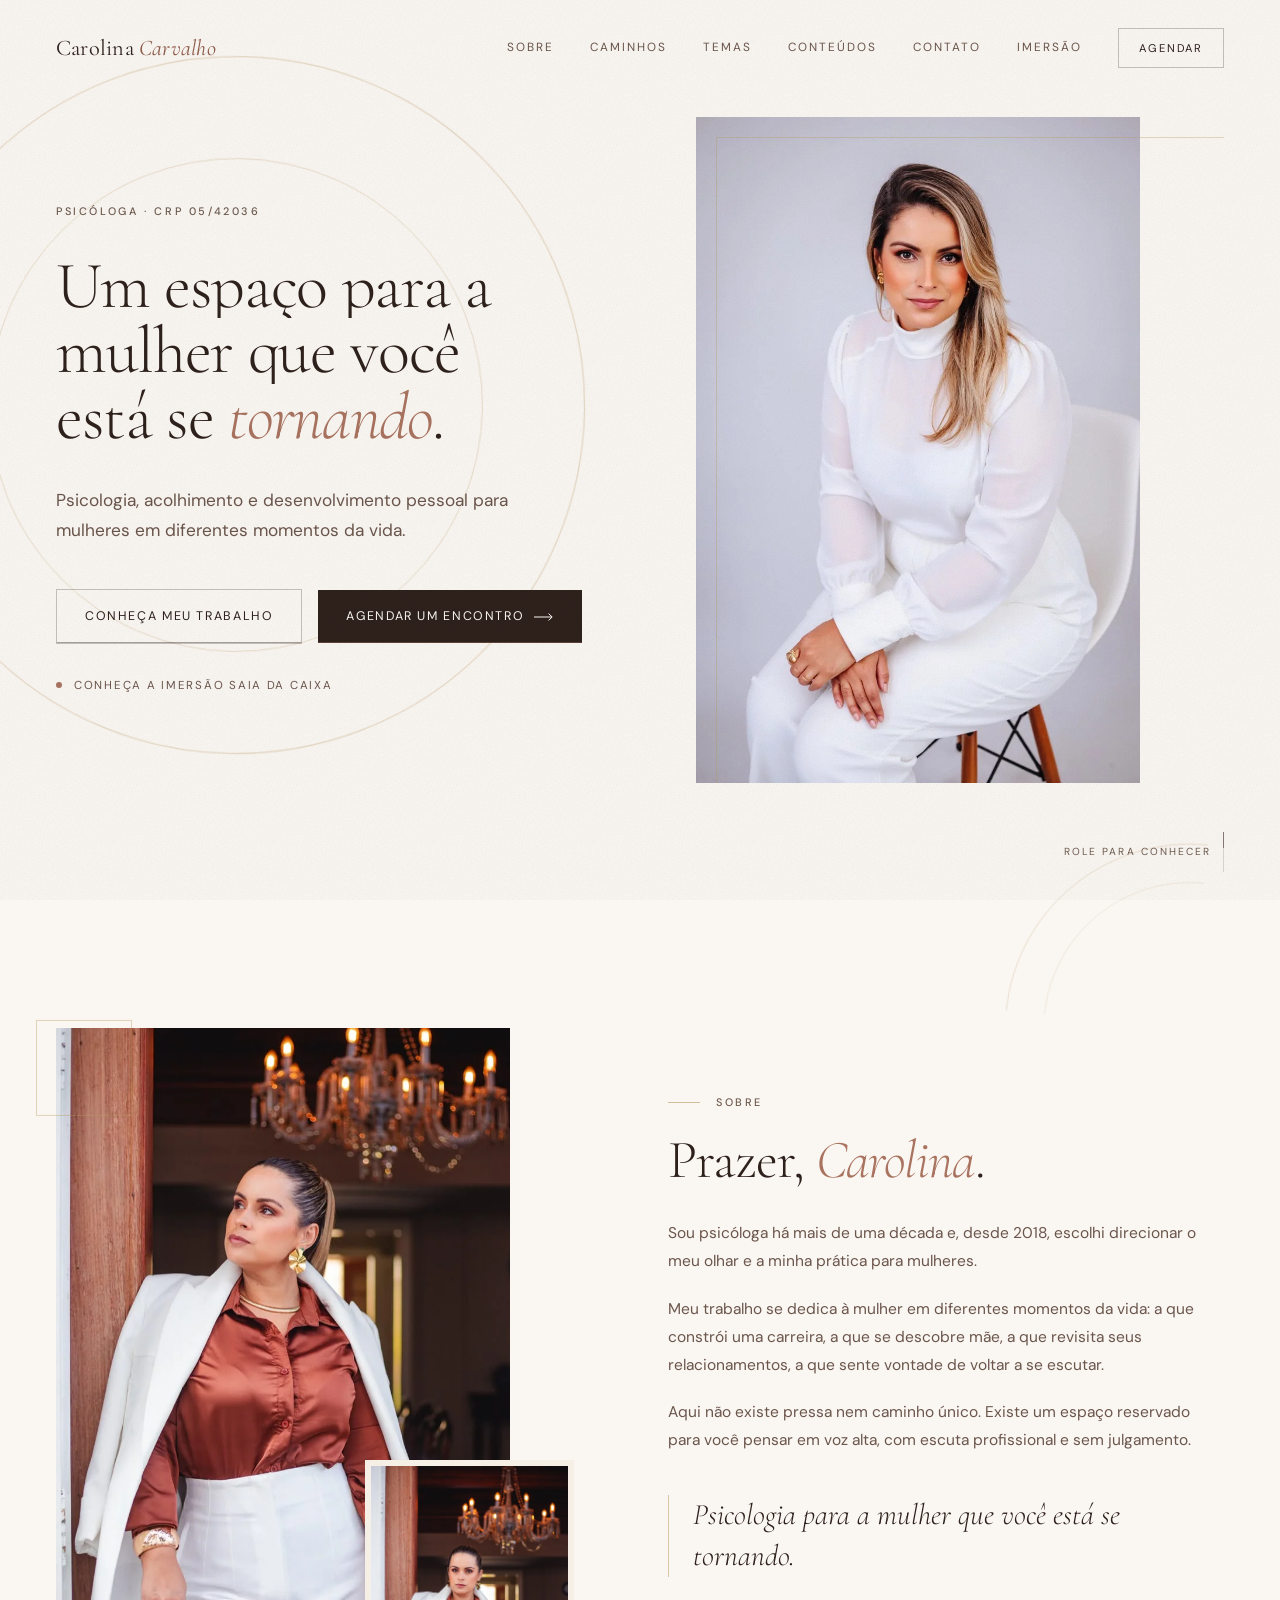
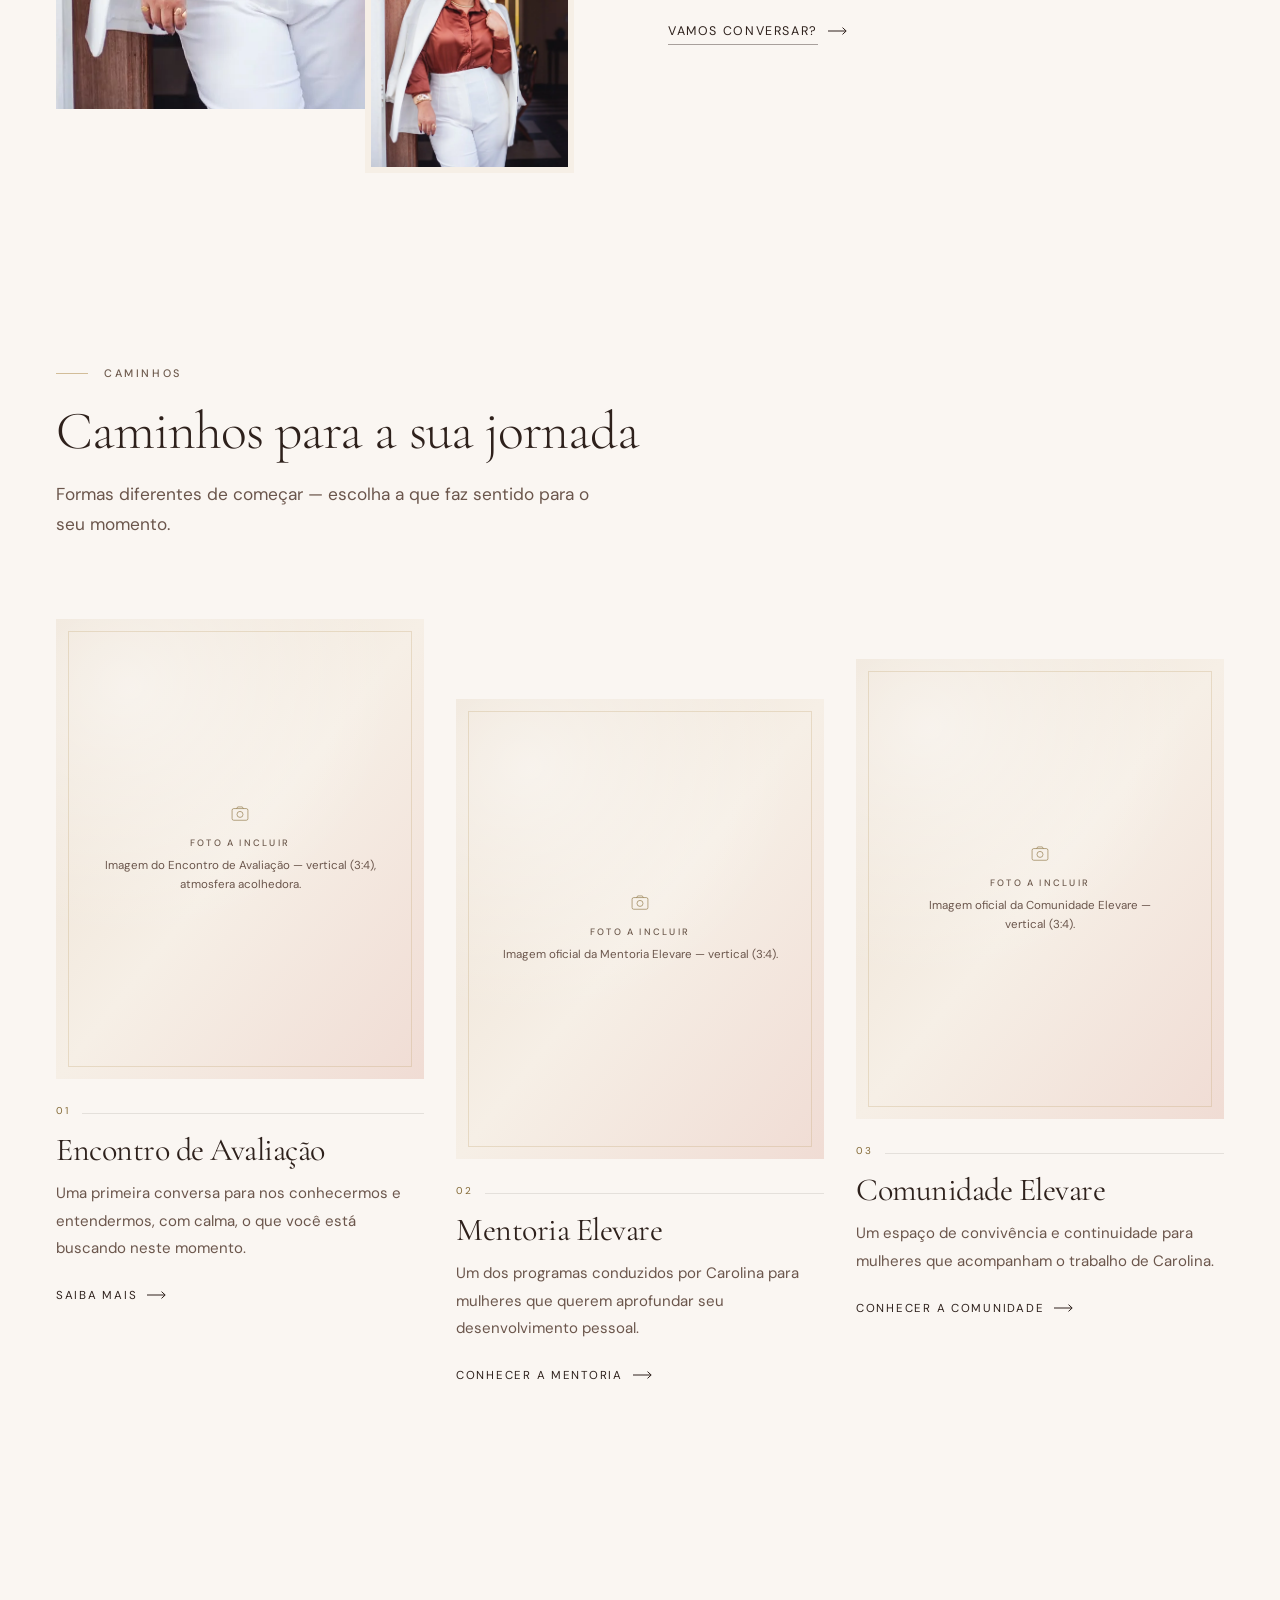
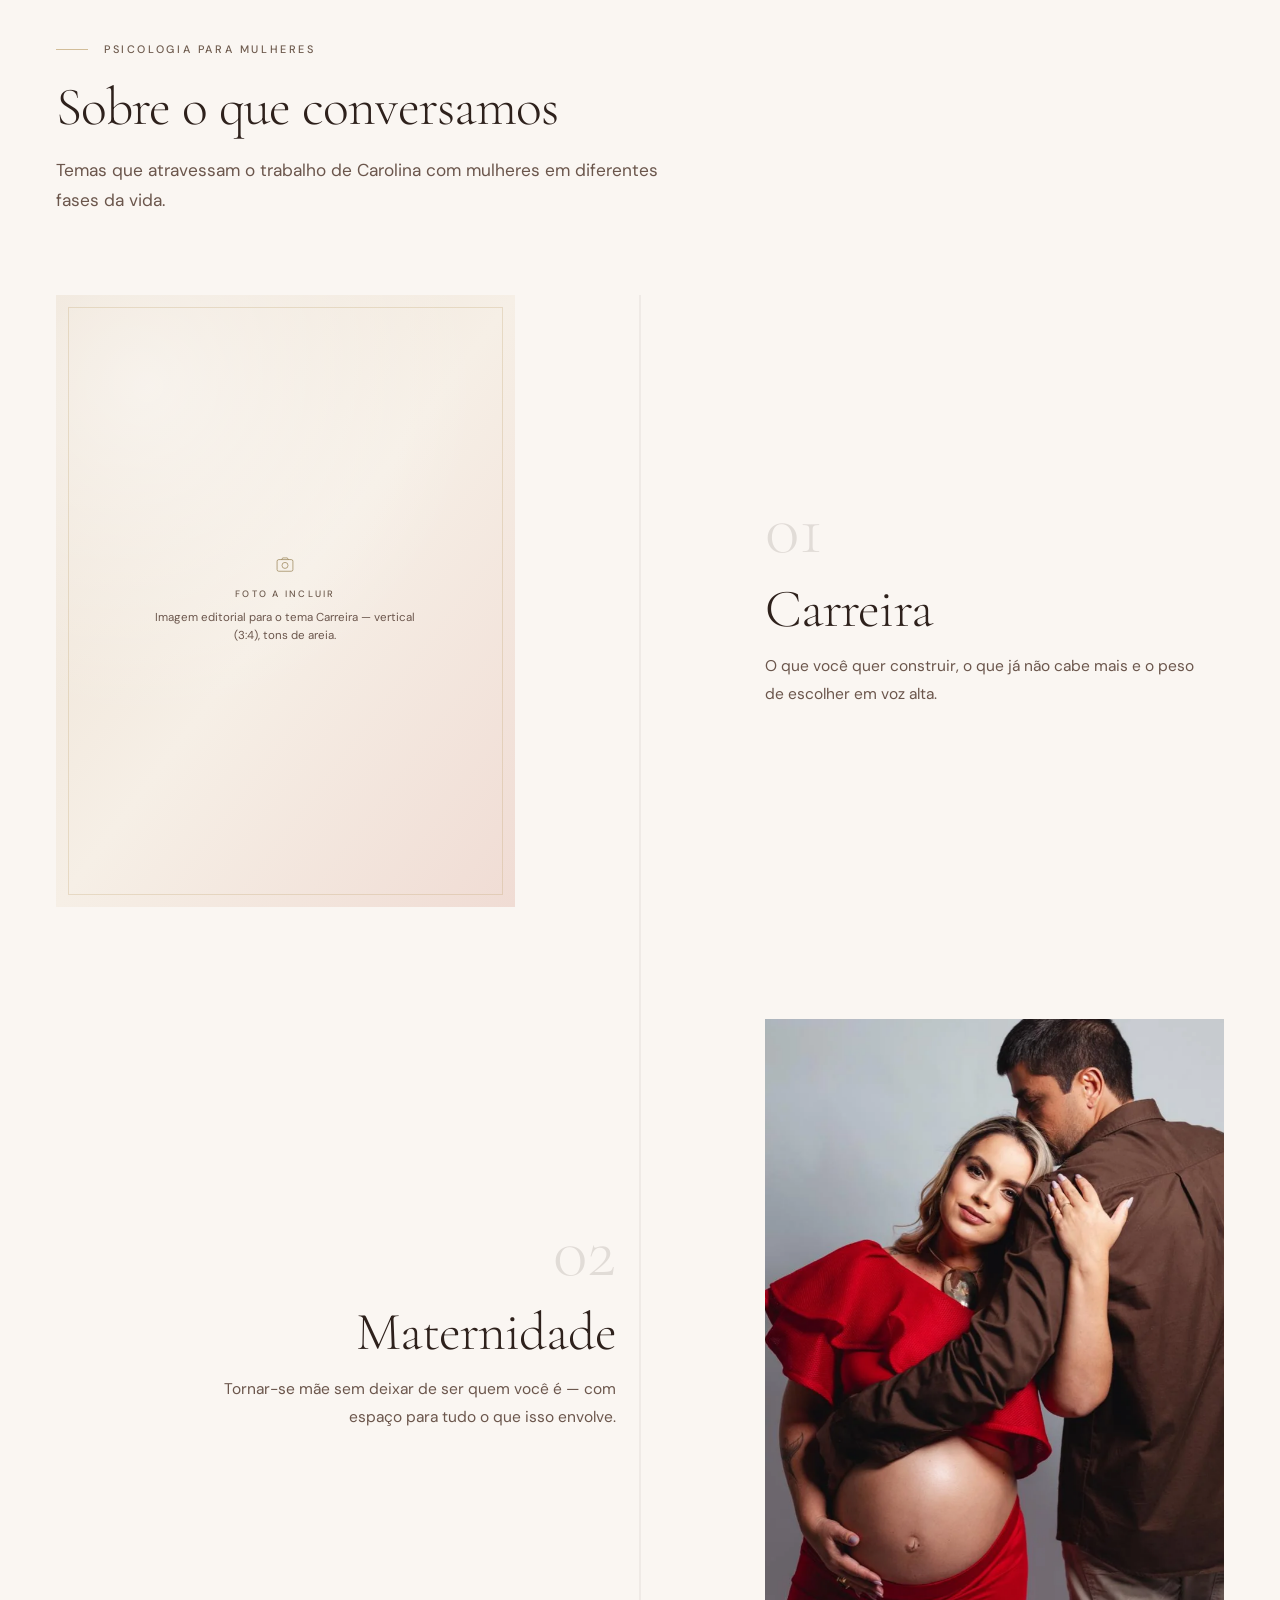
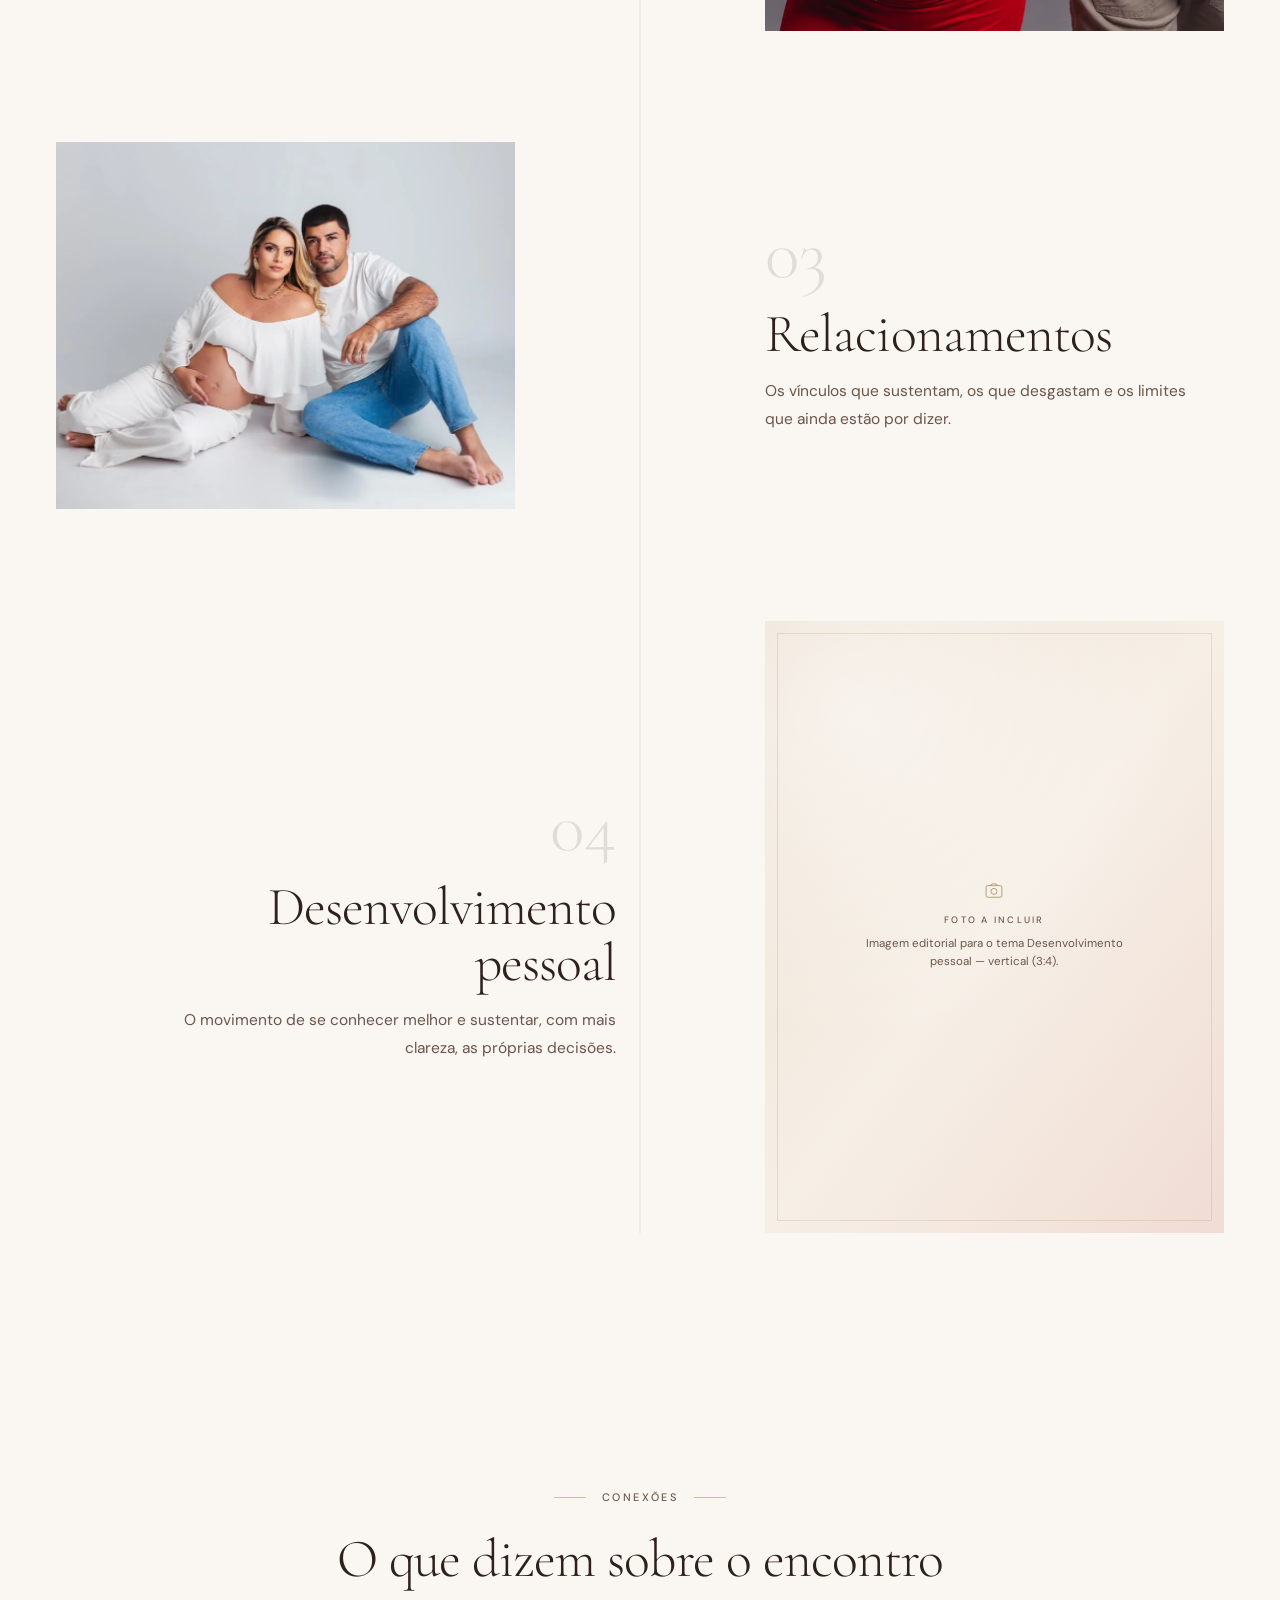
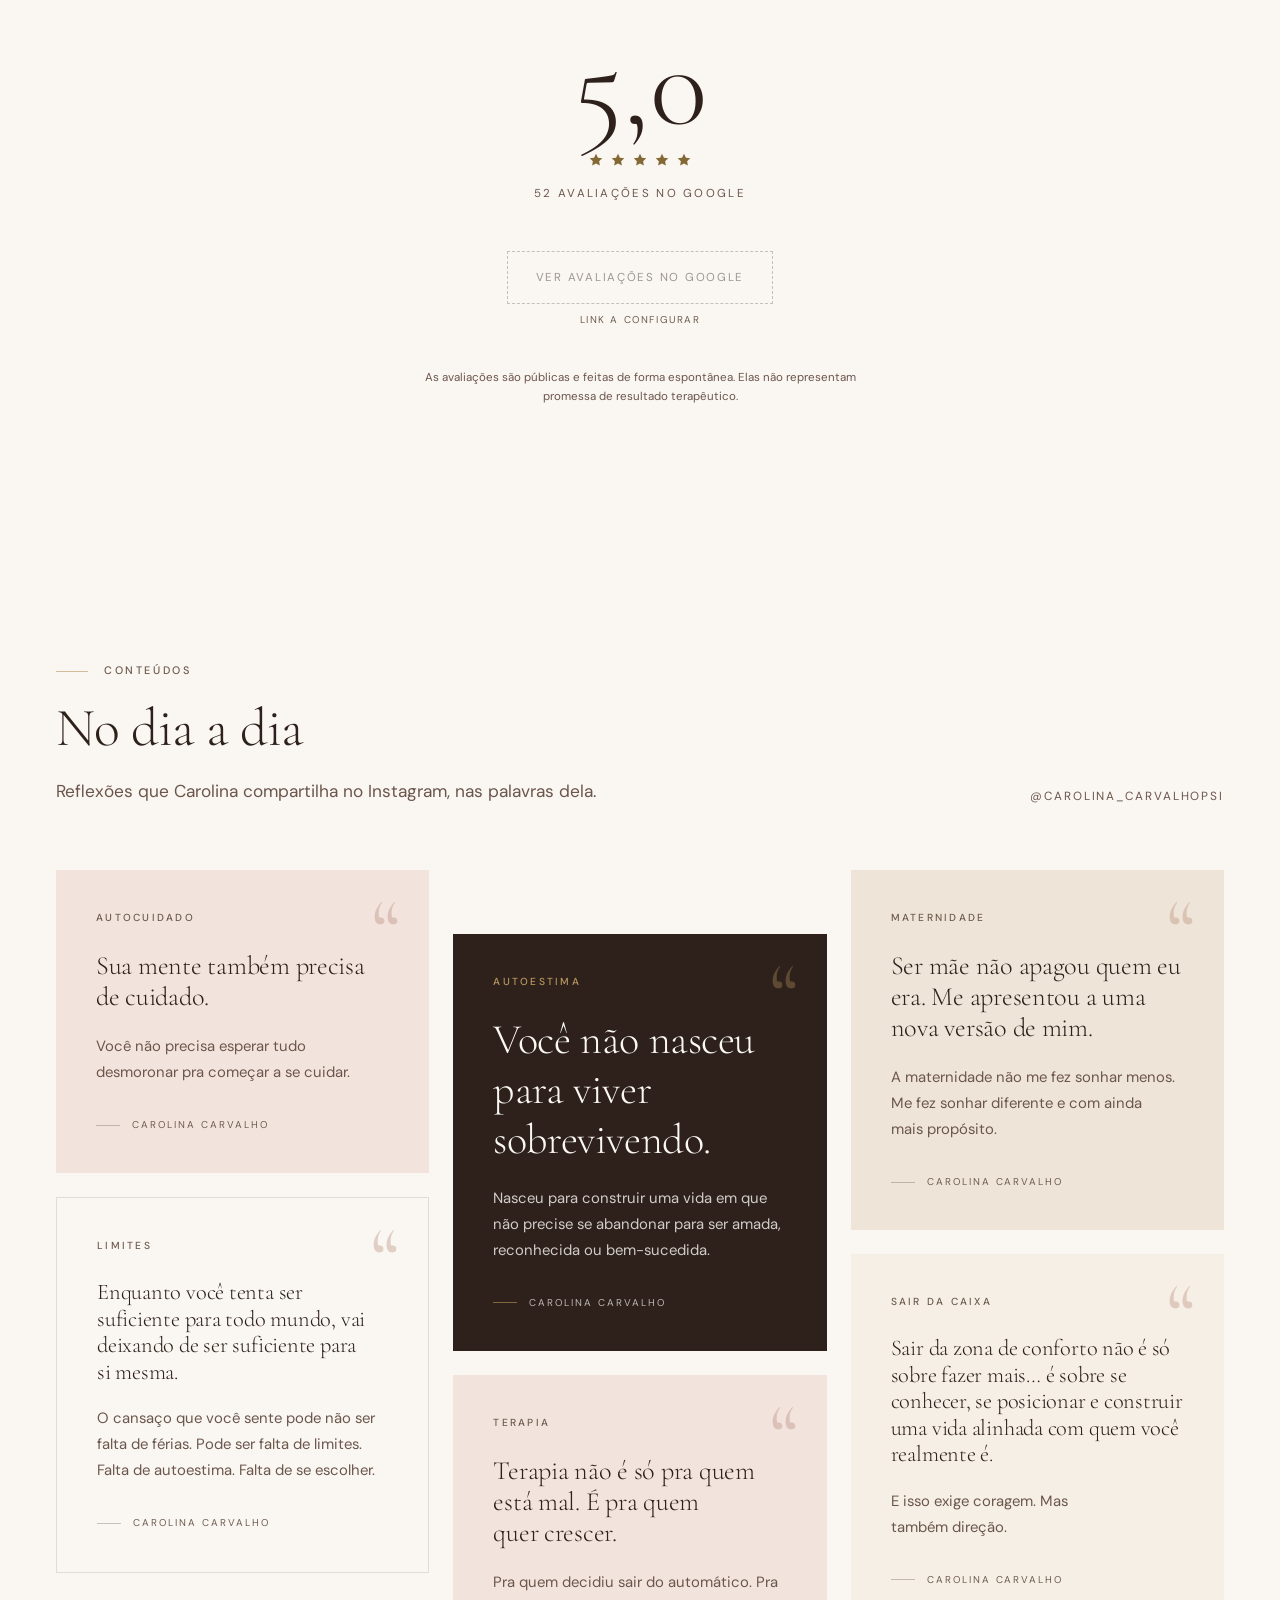
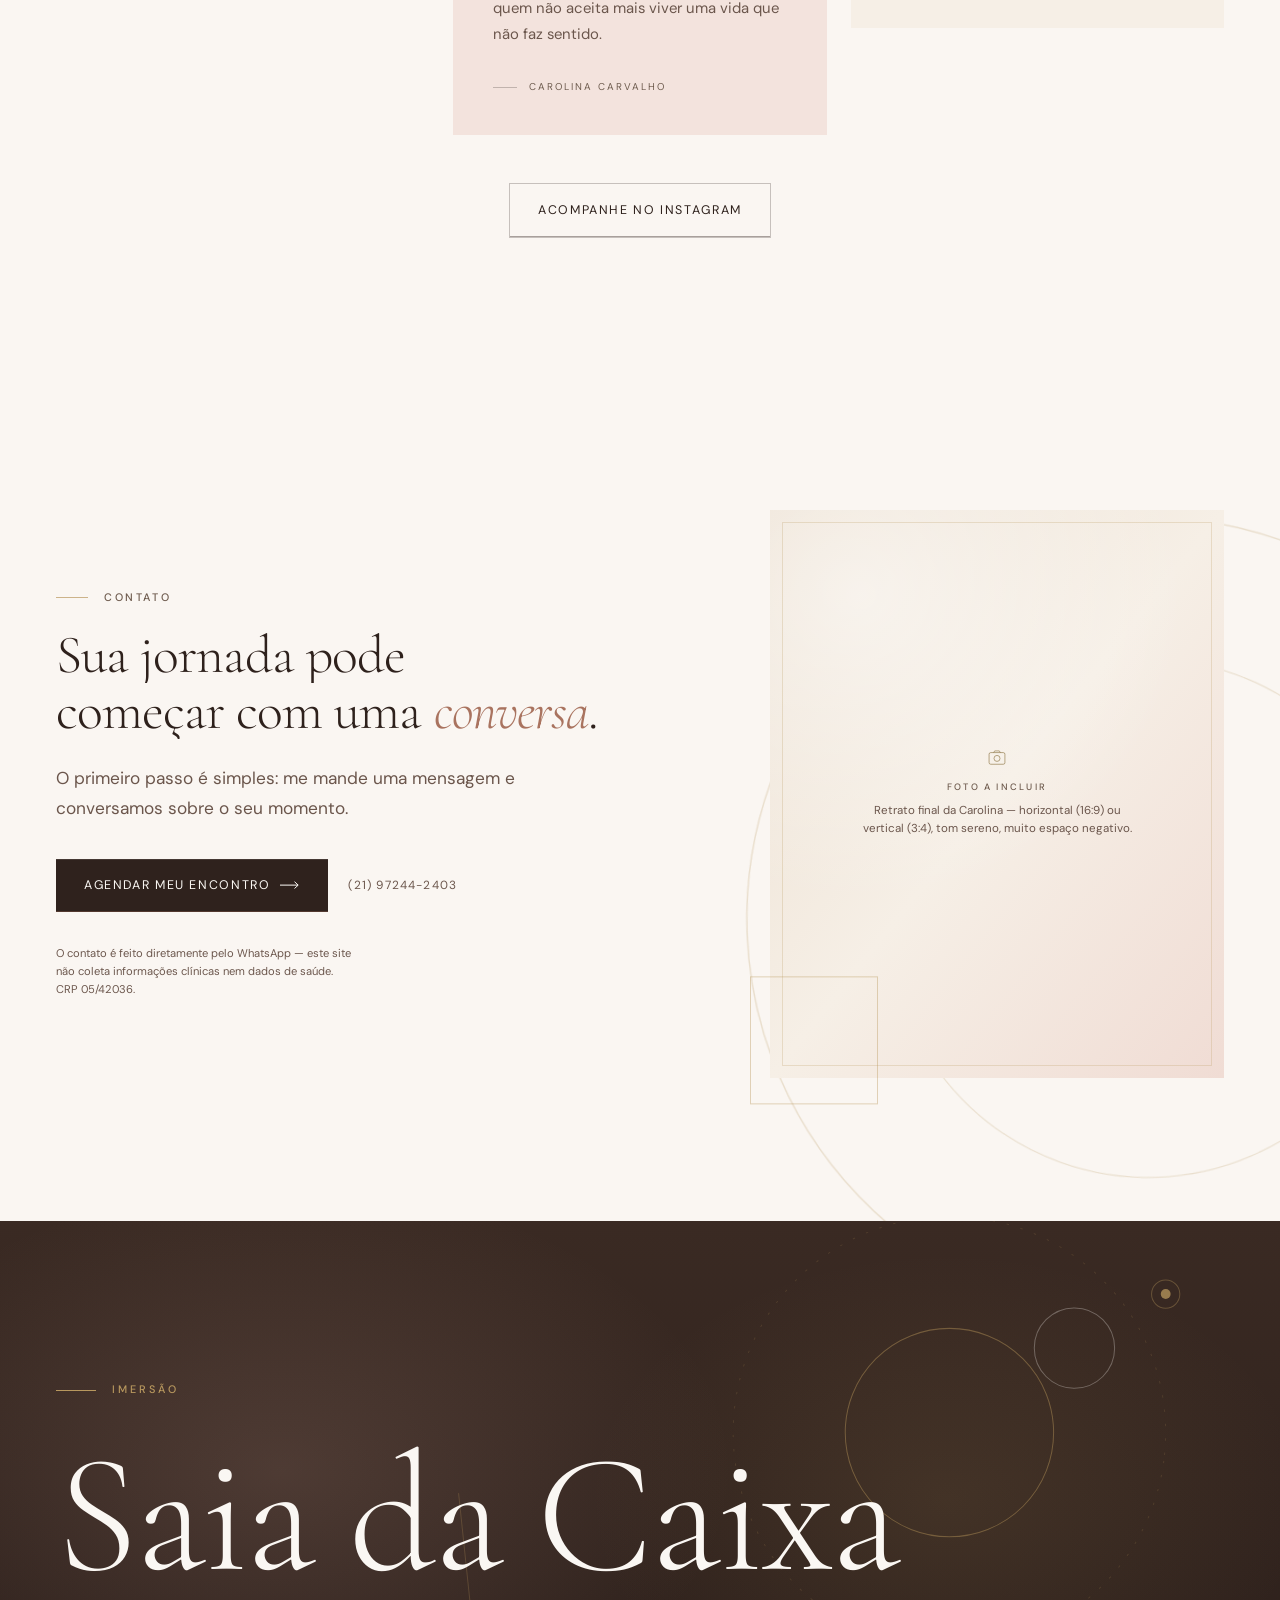
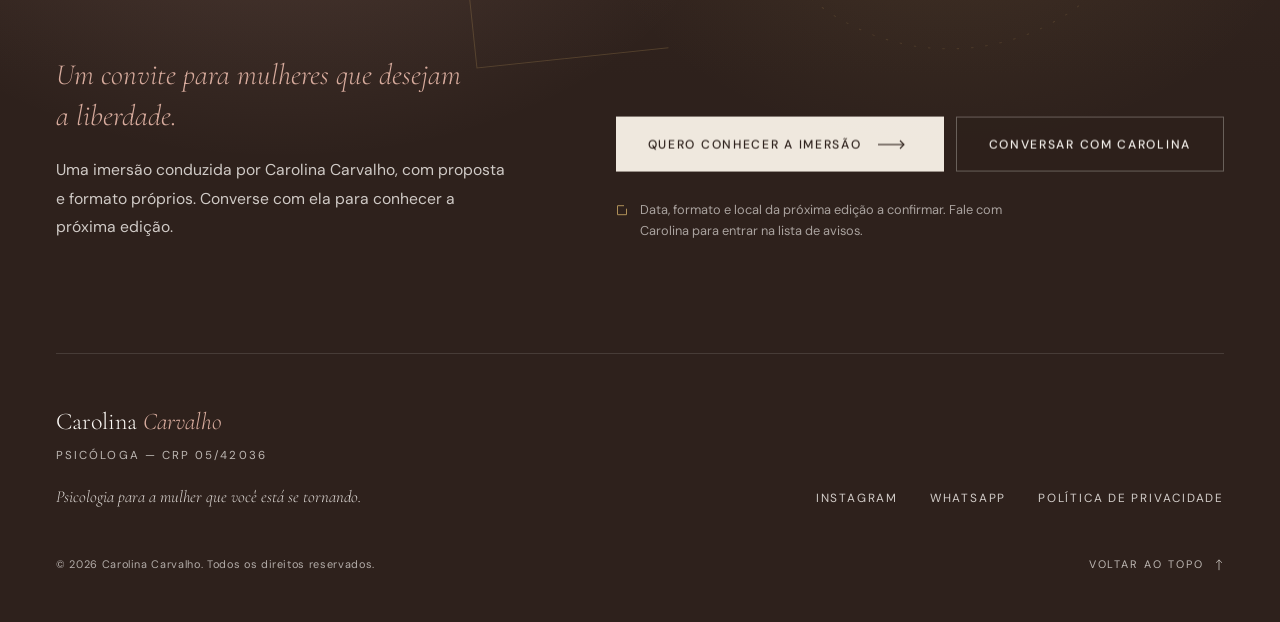
<file: index.html>
<!doctype html>
<html lang="pt-BR">
  <head>
    <meta charset="UTF-8" />
    <meta name="viewport" content="width=device-width, initial-scale=1.0" />
    <meta name="theme-color" content="#FBF8F4" />

    <title>Carolina Carvalho — Psicóloga para Mulheres | CRP 05/42036</title>
    <meta
      name="description"
      content="Psicologia, acolhimento e desenvolvimento pessoal para mulheres em diferentes momentos da vida. Carolina Carvalho, psicóloga — CRP 05/42036."
    />
    <link rel="canonical" href="https://carolinacarvalhopsi.netlify.app/" />

    <meta property="og:type" content="website" />
    <meta property="og:url" content="https://carolinacarvalhopsi.netlify.app/" />
    <meta property="og:locale" content="pt_BR" />
    <meta property="og:site_name" content="Carolina Carvalho — Psicóloga" />
    <meta property="og:title" content="Um espaço para a mulher que você está se tornando." />
    <meta
      property="og:description"
      content="Psicologia, acolhimento e desenvolvimento pessoal para mulheres em diferentes momentos da vida."
    />
    <meta property="og:image" content="https://carolinacarvalhopsi.netlify.app/images/og-carolina.jpg" />
    <meta property="og:image:width" content="1200" />
    <meta property="og:image:height" content="630" />
    <meta property="og:image:alt" content="Carolina Carvalho, psicóloga" />
    <meta name="twitter:card" content="summary_large_image" />

    <link rel="icon" type="image/svg+xml" href="/favicon.svg" />

    <link rel="preconnect" href="https://fonts.googleapis.com" />
    <link rel="preconnect" href="https://fonts.gstatic.com" crossorigin />
    <script type="application/ld+json">
      {
        "@context": "https://schema.org",
        "@type": "Person",
        "name": "Carolina Carvalho",
        "jobTitle": "Psicóloga",
        "description": "Psicologia para mulheres — carreira, maternidade, relacionamentos e desenvolvimento pessoal.",
        "identifier": "CRP 05/42036",
        "telephone": "+55 21 97244-2403",
        "url": "https://carolinacarvalhopsi.netlify.app/",
        "sameAs": ["https://www.instagram.com/carolina_carvalhopsi/"]
      }
    </script>

    <link
      href="https://fonts.googleapis.com/css2?family=Cormorant+Garamond:ital,wght@0,300;0,400;0,500;0,600;1,300;1,400&family=DM+Sans:opsz,wght@9..40,300;9..40,400;9..40,500&display=swap"
      rel="stylesheet"
    />
    <script type="module" crossorigin src="/assets/index-BbYrJ2Ca.js"></script>
    <link rel="stylesheet" crossorigin href="/assets/index-Cn2dapWA.css">
  </head>
  <body>
    <div id="root"></div>
    <noscript>
      <div style="padding:2rem;font-family:serif;color:#2E211C;background:#FBF8F4">
        Este site funciona melhor com JavaScript ativado. O conteúdo principal continua
        acessível e os contatos estão disponíveis pelo WhatsApp
        <a href="https://wa.me/5521972442403">(21) 97244-2403</a>.
      </div>
    </noscript>
  </body>
</html>
</file>
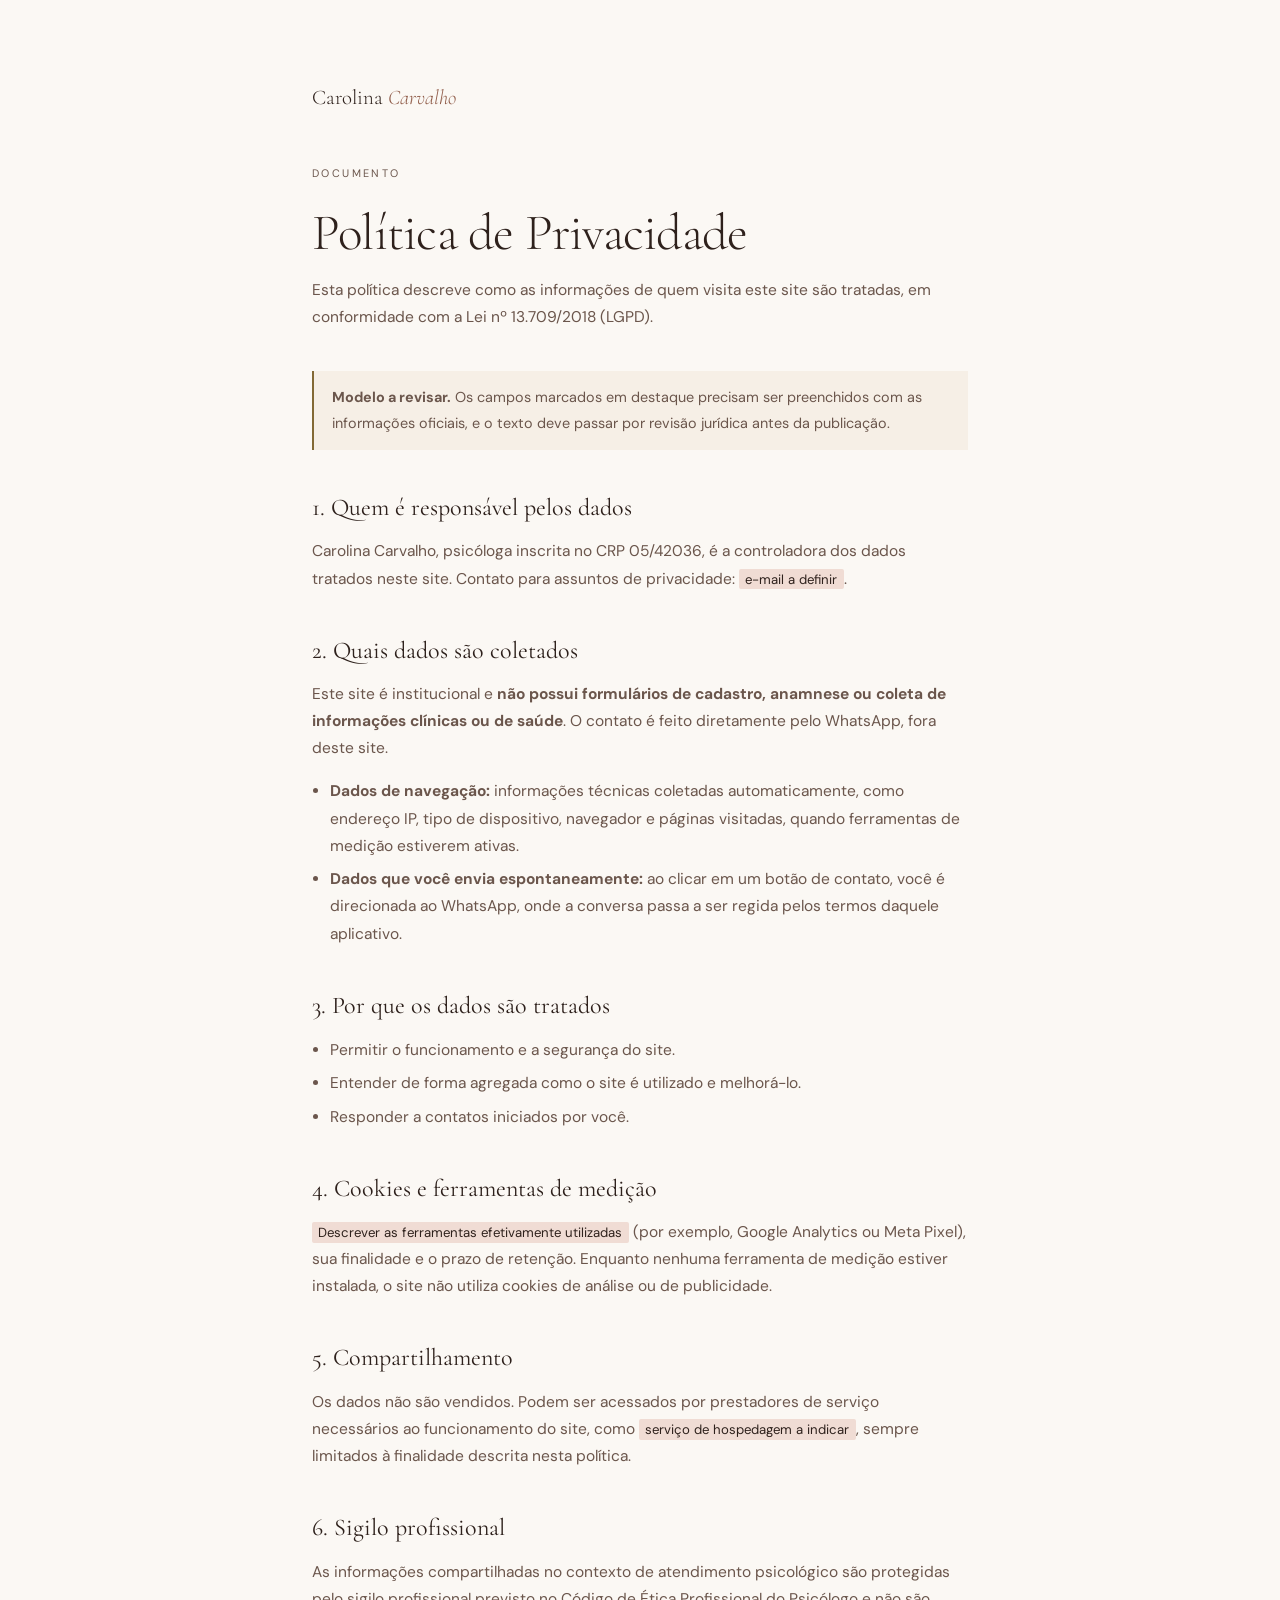
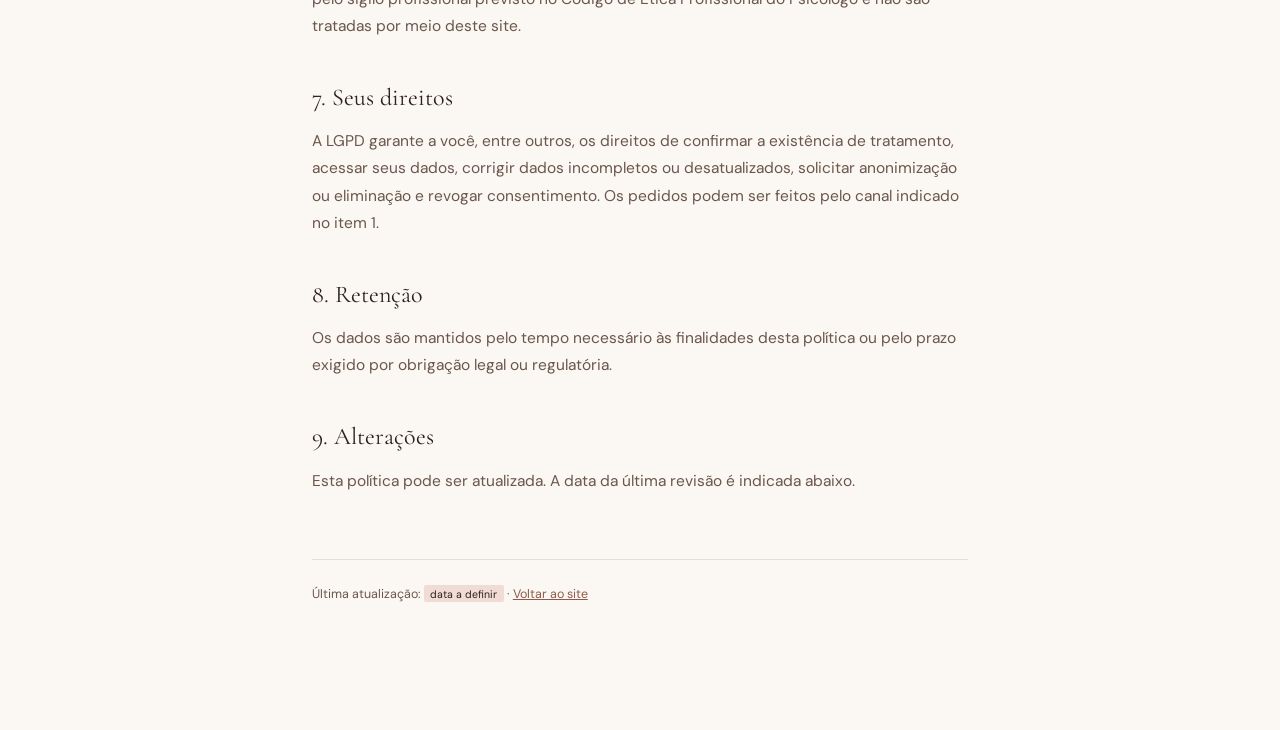
<file: politica-de-privacidade/index.html>
<!doctype html>
<html lang="pt-BR">
  <head>
    <meta charset="UTF-8" />
    <meta name="viewport" content="width=device-width, initial-scale=1.0" />
    <title>Política de Privacidade — Carolina Carvalho</title>
    <meta name="description" content="Política de Privacidade e tratamento de dados pessoais do site de Carolina Carvalho, psicóloga (CRP 05/42036)." />
    <meta name="robots" content="index, follow" />
    <link rel="icon" type="image/svg+xml" href="/favicon.svg" />
    <link rel="preconnect" href="https://fonts.googleapis.com" />
    <link rel="preconnect" href="https://fonts.gstatic.com" crossorigin />
    <link
      href="https://fonts.googleapis.com/css2?family=Cormorant+Garamond:ital,wght@0,300;0,400;1,300&family=DM+Sans:opsz,wght@9..40,400;9..40,500&display=swap"
      rel="stylesheet"
    />
    <style>
      :root {
        --linen: #fbf8f4;
        --ink: #2e211c;
        --ink-soft: #6b564c;
        --gold: #836935;
        --rose-ink: #8f5b48;
      }
      * { box-sizing: border-box; }
      body {
        margin: 0;
        background: var(--linen);
        color: var(--ink);
        font-family: "DM Sans", system-ui, sans-serif;
        line-height: 1.75;
        -webkit-font-smoothing: antialiased;
      }
      .wrap { max-width: 46rem; margin: 0 auto; padding: 3rem 1.25rem 5rem; }
      @media (min-width: 768px) { .wrap { padding: 5rem 2.5rem 7rem; } }
      a { color: var(--rose-ink); }
      a:focus-visible { outline: 2px solid var(--gold); outline-offset: 3px; }
      .marca {
        font-family: "Cormorant Garamond", serif;
        font-size: 1.3rem;
        font-weight: 300;
        text-decoration: none;
        color: var(--ink);
        display: inline-block;
        margin-bottom: 3rem;
      }
      .marca em { color: var(--rose-ink); }
      h1 {
        font-family: "Cormorant Garamond", serif;
        font-weight: 300;
        font-size: clamp(2.1rem, 5vw, 3.2rem);
        line-height: 1.05;
        letter-spacing: -0.015em;
        margin: 0 0 0.75rem;
      }
      h2 {
        font-family: "Cormorant Garamond", serif;
        font-weight: 400;
        font-size: 1.5rem;
        line-height: 1.2;
        margin: 2.75rem 0 0.75rem;
      }
      p, li { color: var(--ink-soft); font-size: 0.97rem; }
      ul { padding-left: 1.1rem; }
      li { margin-bottom: 0.4rem; }
      .eyebrow {
        font-size: 0.68rem;
        letter-spacing: 0.22em;
        text-transform: uppercase;
        color: var(--ink-soft);
        margin: 0 0 1.5rem;
      }
      .aviso {
        border-left: 2px solid var(--gold);
        padding: 0.9rem 0 0.9rem 1.1rem;
        margin: 2.5rem 0;
        background: #f6efe6;
      }
      .aviso p { margin: 0; font-size: 0.9rem; }
      .rodape {
        margin-top: 4rem;
        padding-top: 1.5rem;
        border-top: 1px solid rgba(46, 33, 28, 0.12);
        font-size: 0.78rem;
        color: var(--ink-soft);
      }
      .pendente {
        background: #f0dcd4;
        padding: 0.1rem 0.4rem;
        border-radius: 2px;
        font-size: 0.85em;
        color: var(--ink);
      }
    </style>
  </head>
  <body>
    <main class="wrap">
      <a class="marca" href="/">Carolina <em>Carvalho</em></a>

      <p class="eyebrow">Documento</p>
      <h1>Política de Privacidade</h1>
      <p>
        Esta política descreve como as informações de quem visita este site são
        tratadas, em conformidade com a Lei nº 13.709/2018 (LGPD).
      </p>

      <div class="aviso">
        <p>
          <strong>Modelo a revisar.</strong> Os campos marcados em destaque precisam ser
          preenchidos com as informações oficiais, e o texto deve passar por revisão
          jurídica antes da publicação.
        </p>
      </div>

      <h2>1. Quem é responsável pelos dados</h2>
      <p>
        Carolina Carvalho, psicóloga inscrita no CRP 05/42036, é a controladora dos
        dados tratados neste site. Contato para assuntos de privacidade:
        <span class="pendente">e-mail a definir</span>.
      </p>

      <h2>2. Quais dados são coletados</h2>
      <p>
        Este site é institucional e <strong>não possui formulários de cadastro,
        anamnese ou coleta de informações clínicas ou de saúde</strong>. O contato é
        feito diretamente pelo WhatsApp, fora deste site.
      </p>
      <ul>
        <li>
          <strong>Dados de navegação:</strong> informações técnicas coletadas
          automaticamente, como endereço IP, tipo de dispositivo, navegador e páginas
          visitadas, quando ferramentas de medição estiverem ativas.
        </li>
        <li>
          <strong>Dados que você envia espontaneamente:</strong> ao clicar em um botão
          de contato, você é direcionada ao WhatsApp, onde a conversa passa a ser regida
          pelos termos daquele aplicativo.
        </li>
      </ul>

      <h2>3. Por que os dados são tratados</h2>
      <ul>
        <li>Permitir o funcionamento e a segurança do site.</li>
        <li>Entender de forma agregada como o site é utilizado e melhorá-lo.</li>
        <li>Responder a contatos iniciados por você.</li>
      </ul>

      <h2>4. Cookies e ferramentas de medição</h2>
      <p>
        <span class="pendente">Descrever as ferramentas efetivamente utilizadas</span>
        (por exemplo, Google Analytics ou Meta Pixel), sua finalidade e o prazo de
        retenção. Enquanto nenhuma ferramenta de medição estiver instalada, o site não
        utiliza cookies de análise ou de publicidade.
      </p>

      <h2>5. Compartilhamento</h2>
      <p>
        Os dados não são vendidos. Podem ser acessados por prestadores de serviço
        necessários ao funcionamento do site, como
        <span class="pendente">serviço de hospedagem a indicar</span>, sempre limitados à
        finalidade descrita nesta política.
      </p>

      <h2>6. Sigilo profissional</h2>
      <p>
        As informações compartilhadas no contexto de atendimento psicológico são
        protegidas pelo sigilo profissional previsto no Código de Ética Profissional do
        Psicólogo e não são tratadas por meio deste site.
      </p>

      <h2>7. Seus direitos</h2>
      <p>
        A LGPD garante a você, entre outros, os direitos de confirmar a existência de
        tratamento, acessar seus dados, corrigir dados incompletos ou desatualizados,
        solicitar anonimização ou eliminação e revogar consentimento. Os pedidos podem
        ser feitos pelo canal indicado no item 1.
      </p>

      <h2>8. Retenção</h2>
      <p>
        Os dados são mantidos pelo tempo necessário às finalidades desta política ou
        pelo prazo exigido por obrigação legal ou regulatória.
      </p>

      <h2>9. Alterações</h2>
      <p>
        Esta política pode ser atualizada. A data da última revisão é indicada abaixo.
      </p>

      <p class="rodape">
        Última atualização: <span class="pendente">data a definir</span> ·
        <a href="/">Voltar ao site</a>
      </p>
    </main>
  </body>
</html>
</file>
<file: assets/index-Cn2dapWA.css>
/*! tailwindcss v4.3.3 | MIT License | https://tailwindcss.com */@layer properties{@supports (((-webkit-hyphens:none)) and (not (margin-trim:inline))) or ((-moz-orient:inline) and (not (color:rgb(from red r g b)))){*,:before,:after,::backdrop{--tw-translate-x:0;--tw-translate-y:0;--tw-translate-z:0;--tw-scale-x:1;--tw-scale-y:1;--tw-scale-z:1;--tw-rotate-x:initial;--tw-rotate-y:initial;--tw-rotate-z:initial;--tw-skew-x:initial;--tw-skew-y:initial;--tw-scroll-snap-strictness:proximity;--tw-space-y-reverse:0;--tw-border-style:solid;--tw-gradient-position:initial;--tw-gradient-from:#0000;--tw-gradient-via:#0000;--tw-gradient-to:#0000;--tw-gradient-stops:initial;--tw-gradient-via-stops:initial;--tw-gradient-from-position:0%;--tw-gradient-via-position:50%;--tw-gradient-to-position:100%;--tw-leading:initial;--tw-font-weight:initial;--tw-tracking:initial;--tw-ordinal:initial;--tw-slashed-zero:initial;--tw-numeric-figure:initial;--tw-numeric-spacing:initial;--tw-numeric-fraction:initial;--tw-shadow:0 0 #0000;--tw-shadow-color:initial;--tw-shadow-alpha:100%;--tw-inset-shadow:0 0 #0000;--tw-inset-shadow-color:initial;--tw-inset-shadow-alpha:100%;--tw-ring-color:initial;--tw-ring-shadow:0 0 #0000;--tw-inset-ring-color:initial;--tw-inset-ring-shadow:0 0 #0000;--tw-ring-inset:initial;--tw-ring-offset-width:0px;--tw-ring-offset-color:#fff;--tw-ring-offset-shadow:0 0 #0000;--tw-outline-style:solid;--tw-backdrop-blur:initial;--tw-backdrop-brightness:initial;--tw-backdrop-contrast:initial;--tw-backdrop-grayscale:initial;--tw-backdrop-hue-rotate:initial;--tw-backdrop-invert:initial;--tw-backdrop-opacity:initial;--tw-backdrop-saturate:initial;--tw-backdrop-sepia:initial;--tw-duration:initial;--tw-ease:initial}}}@layer theme{:root,:host{--font-sans:"DM Sans", ui-sans-serif, system-ui, sans-serif;--font-mono:ui-monospace, SFMono-Regular, Menlo, Monaco, Consolas, "Liberation Mono", "Courier New", monospace;--spacing:.25rem;--container-sm:24rem;--container-2xl:42rem;--container-3xl:48rem;--container-4xl:56rem;--font-weight-light:300;--font-weight-medium:500;--leading-snug:1.375;--leading-relaxed:1.625;--blur-sm:8px;--blur-md:12px;--default-transition-duration:.15s;--default-transition-timing-function:cubic-bezier(.4, 0, .2, 1);--default-font-family:var(--font-sans);--default-mono-font-family:var(--font-mono);--color-linen:#fbf8f4;--color-cream:#f6efe6;--color-sand:#ece0d1;--color-sand-deep:#ddcab5;--color-blush:#f0dcd4;--color-rose:#d8ac9e;--color-rose-deep:#a9735f;--color-rose-ink:#8f5b48;--color-champagne:#b8985e;--color-gold:#836935;--color-ink:#2e211c;--color-ink-soft:#6b564c;--color-ink-faint:#6e5b4e;--font-display:"Cormorant Garamond", "Times New Roman", serif}}@layer base{*,:after,:before,::backdrop{box-sizing:border-box;border:0 solid;margin:0;padding:0}::file-selector-button{box-sizing:border-box;border:0 solid;margin:0;padding:0}html,:host{-webkit-text-size-adjust:100%;-moz-tab-size:4;tab-size:4;line-height:1.5;font-family:var(--default-font-family,-apple-system, BlinkMacSystemFont, "Segoe UI", Roboto, "Helvetica Neue", "Noto Sans", Arial, sans-serif, "Apple Color Emoji", "Segoe UI Emoji", "Segoe UI Symbol", "Noto Color Emoji");font-feature-settings:var(--default-font-feature-settings,normal);font-variation-settings:var(--default-font-variation-settings,normal);-webkit-tap-highlight-color:transparent}hr{height:0;color:inherit;border-top-width:1px}abbr:where([title]){-webkit-text-decoration:underline dotted;text-decoration:underline dotted}h1,h2,h3,h4,h5,h6{font-size:inherit;font-weight:inherit}a{color:inherit;-webkit-text-decoration:inherit;text-decoration:inherit}b,strong{font-weight:bolder}code,kbd,samp,pre{font-family:var(--default-mono-font-family,ui-monospace, SFMono-Regular, Menlo, Monaco, Consolas, "Liberation Mono", "Courier New", monospace);font-feature-settings:var(--default-mono-font-feature-settings,normal);font-variation-settings:var(--default-mono-font-variation-settings,normal);font-size:1em}small{font-size:80%}sub,sup{vertical-align:baseline;font-size:75%;line-height:0;position:relative}sub{bottom:-.25em}sup{top:-.5em}table{text-indent:0;border-color:inherit;border-collapse:collapse}:-moz-focusring:where(:not(iframe)){outline:auto}progress{vertical-align:baseline}summary{display:list-item}ol,ul,menu{list-style:none}img,svg,video,canvas,audio,iframe,embed,object{vertical-align:middle;display:block}img,video{max-width:100%;height:auto}button,input,select,optgroup,textarea{font:inherit;font-feature-settings:inherit;font-variation-settings:inherit;letter-spacing:inherit;color:inherit;opacity:1;background-color:#0000;border-radius:0}::file-selector-button{font:inherit;font-feature-settings:inherit;font-variation-settings:inherit;letter-spacing:inherit;color:inherit;opacity:1;background-color:#0000;border-radius:0}:where(select:is([multiple],[size])) optgroup{font-weight:bolder}:where(select:is([multiple],[size])) optgroup option{padding-inline-start:20px}::file-selector-button{margin-inline-end:4px}::placeholder{opacity:1}@supports (not ((-webkit-appearance:-apple-pay-button))) or (contain-intrinsic-size:1px){::placeholder{color:currentColor}@supports (color:color-mix(in lab,red,red)){::placeholder{color:color-mix(in oklab,currentcolor 50%,transparent)}}}textarea{resize:vertical}::-webkit-search-decoration{-webkit-appearance:none}::-webkit-date-and-time-value{min-height:1lh;text-align:inherit}::-webkit-datetime-edit{display:inline-flex}::-webkit-datetime-edit-fields-wrapper{padding:0}::-webkit-datetime-edit{padding-block:0}::-webkit-datetime-edit-year-field{padding-block:0}::-webkit-datetime-edit-month-field{padding-block:0}::-webkit-datetime-edit-day-field{padding-block:0}::-webkit-datetime-edit-hour-field{padding-block:0}::-webkit-datetime-edit-minute-field{padding-block:0}::-webkit-datetime-edit-second-field{padding-block:0}::-webkit-datetime-edit-millisecond-field{padding-block:0}::-webkit-datetime-edit-meridiem-field{padding-block:0}::-webkit-calendar-picker-indicator{line-height:1}:-moz-ui-invalid{box-shadow:none}button,input:where([type=button],[type=reset],[type=submit]){-webkit-appearance:button;-moz-appearance:button;appearance:button}::file-selector-button{-webkit-appearance:button;-moz-appearance:button;appearance:button}::-webkit-inner-spin-button{height:auto}::-webkit-outer-spin-button{height:auto}[hidden]:where(:not([hidden=until-found])){display:none!important}:root{color-scheme:light}html{-webkit-text-size-adjust:100%;scroll-behavior:smooth}@media(prefers-reduced-motion:reduce){html{scroll-behavior:auto}}body{background-color:var(--color-linen);color:var(--color-ink);font-family:var(--font-sans);-webkit-font-smoothing:antialiased;text-rendering:optimizelegibility;font-weight:400;line-height:1.65;overflow-x:hidden}h1,h2,h3{font-family:var(--font-display);letter-spacing:-.015em;text-wrap:balance;font-weight:300;line-height:1.04}p{text-wrap:pretty}::selection{background:var(--color-rose);color:#fff}:focus-visible{outline:2px solid var(--color-gold);outline-offset:3px;border-radius:2px}img{max-width:100%;height:auto}}@layer components{.t-display{font-family:var(--font-display);letter-spacing:-.02em;font-size:clamp(2.5rem,5.2vw,4.5rem);font-weight:300;line-height:.98}.t-h2{font-family:var(--font-display);letter-spacing:-.018em;font-size:clamp(1.95rem,4.2vw,3.5rem);font-weight:300;line-height:1.04}.t-h3{font-family:var(--font-display);font-size:clamp(1.45rem,2.6vw,2rem);font-weight:400;line-height:1.15}.t-eyebrow{font-family:var(--font-sans);letter-spacing:.24em;text-transform:uppercase;color:var(--color-ink-faint);font-size:.68rem;font-weight:500}.t-lead{color:var(--color-ink-soft);font-size:clamp(1.02rem,1.35vw,1.2rem);line-height:1.75}.t-body{color:var(--color-ink-soft);font-size:clamp(.97rem,1.1vw,1.06rem);line-height:1.8}.t-accent{color:var(--color-rose-deep);font-style:italic}.wrap{width:100%;max-width:82rem;margin-inline:auto;padding-inline:1.25rem}@media(min-width:768px){.wrap{padding-inline:2.5rem}}@media(min-width:1280px){.wrap{padding-inline:3.5rem}}.hairline{background:linear-gradient(90deg,#0000,#b8985e73,#0000);height:1px}@supports (color:color-mix(in lab,red,red)){.hairline{background:linear-gradient(to right,transparent,color-mix(in srgb,var(--color-champagne) 45%,transparent),transparent)}}}@layer utilities{.pointer-events-none{pointer-events:none}.visible{visibility:visible}.sr-only{clip-path:inset(50%);white-space:nowrap;border-width:0;width:1px;height:1px;margin:-1px;padding:0;position:absolute;overflow:hidden}.absolute{position:absolute}.fixed{position:fixed}.relative{position:relative}.inset-0{top:0;right:0;bottom:0;left:0}.inset-3{inset:calc(var(--spacing) * 3)}.inset-x-0{inset-inline:0}.-top-5{top:calc(var(--spacing) * -5)}.-top-24{top:calc(var(--spacing) * -24)}.top-0{top:0}.top-1\.5{top:calc(var(--spacing) * 1.5)}.top-1\/2{top:50%}.top-3{top:calc(var(--spacing) * 3)}.top-4{top:calc(var(--spacing) * 4)}.top-\[6\%\]{top:6%}.-right-5{right:calc(var(--spacing) * -5)}.-right-\[22\%\]{right:-22%}.right-4{right:calc(var(--spacing) * 4)}.right-7{right:calc(var(--spacing) * 7)}.right-\[6\%\]{right:6%}.-bottom-1{bottom:calc(var(--spacing) * -1)}.-bottom-1\.5{bottom:calc(var(--spacing) * -1.5)}.-bottom-5{bottom:calc(var(--spacing) * -5)}.bottom-4{bottom:calc(var(--spacing) * 4)}.bottom-7{bottom:calc(var(--spacing) * 7)}.-left-5{left:calc(var(--spacing) * -5)}.-left-\[26\%\]{left:-26%}.left-0{left:0}.left-1\/2{left:50%}.isolate{isolation:isolate}.-z-0{z-index:-0}.-z-10{z-index:-10}.-z-20{z-index:-20}.z-10{z-index:10}.z-40{z-index:40}.z-50{z-index:50}.z-\[60\]{z-index:60}.z-\[70\]{z-index:70}.order-1{order:1}.order-2{order:2}.col-span-4{grid-column:span 4/span 4}.mx-auto{margin-inline:auto}.my-10{margin-block:calc(var(--spacing) * 10)}.-mt-14{margin-top:calc(var(--spacing) * -14)}.mt-1{margin-top:var(--spacing)}.mt-2{margin-top:calc(var(--spacing) * 2)}.mt-3{margin-top:calc(var(--spacing) * 3)}.mt-5{margin-top:calc(var(--spacing) * 5)}.mt-6{margin-top:calc(var(--spacing) * 6)}.mt-7{margin-top:calc(var(--spacing) * 7)}.mt-8{margin-top:calc(var(--spacing) * 8)}.mt-9{margin-top:calc(var(--spacing) * 9)}.mt-10{margin-top:calc(var(--spacing) * 10)}.mt-12{margin-top:calc(var(--spacing) * 12)}.mt-14{margin-top:calc(var(--spacing) * 14)}.mt-16{margin-top:calc(var(--spacing) * 16)}.mt-\[0\.3em\]{margin-top:.3em}.mb-1\.5{margin-bottom:calc(var(--spacing) * 1.5)}.mb-2{margin-bottom:calc(var(--spacing) * 2)}.mb-3{margin-bottom:calc(var(--spacing) * 3)}.mb-5{margin-bottom:calc(var(--spacing) * 5)}.mb-6{margin-bottom:calc(var(--spacing) * 6)}.mb-7{margin-bottom:calc(var(--spacing) * 7)}.mb-8{margin-bottom:calc(var(--spacing) * 8)}.mb-12{margin-bottom:calc(var(--spacing) * 12)}.mb-14{margin-bottom:calc(var(--spacing) * 14)}.ml-auto{margin-left:auto}.block{display:block}.flex{display:flex}.grid{display:grid}.hidden{display:none}.inline-block{display:inline-block}.inline-flex{display:inline-flex}.aspect-\[4\/3\]{aspect-ratio:4/3}.aspect-\[4\/5\]{aspect-ratio:4/5}.h-1\.5{height:calc(var(--spacing) * 1.5)}.h-2{height:calc(var(--spacing) * 2)}.h-2\.5{height:calc(var(--spacing) * 2.5)}.h-3{height:calc(var(--spacing) * 3)}.h-4{height:calc(var(--spacing) * 4)}.h-5{height:calc(var(--spacing) * 5)}.h-10{height:calc(var(--spacing) * 10)}.h-12{height:calc(var(--spacing) * 12)}.h-24{height:calc(var(--spacing) * 24)}.h-32{height:calc(var(--spacing) * 32)}.h-48{height:calc(var(--spacing) * 48)}.h-\[62vh\]{height:62vh}.h-\[90vh\]{height:90vh}.h-full{height:100%}.h-px{height:1px}.max-h-\[74svh\]{max-height:74svh}.min-h-\[100svh\]{min-height:100svh}.w-1\.5{width:calc(var(--spacing) * 1.5)}.w-2\.5{width:calc(var(--spacing) * 2.5)}.w-2\/3{width:66.6667%}.w-3{width:calc(var(--spacing) * 3)}.w-4{width:calc(var(--spacing) * 4)}.w-5{width:calc(var(--spacing) * 5)}.w-6{width:calc(var(--spacing) * 6)}.w-8{width:calc(var(--spacing) * 8)}.w-10{width:calc(var(--spacing) * 10)}.w-12{width:calc(var(--spacing) * 12)}.w-24{width:calc(var(--spacing) * 24)}.w-32{width:calc(var(--spacing) * 32)}.w-48{width:calc(var(--spacing) * 48)}.w-\[34px\]{width:34px}.w-\[54\%\]{width:54%}.w-\[62vh\]{width:62vh}.w-\[78vw\]{width:78vw}.w-\[82vw\]{width:82vw}.w-\[90vh\]{width:90vh}.w-fit{width:fit-content}.w-full{width:100%}.w-px{width:1px}.max-w-2xl{max-width:var(--container-2xl)}.max-w-3xl{max-width:var(--container-3xl)}.max-w-4xl{max-width:var(--container-4xl)}.max-w-\[20rem\]{max-width:20rem}.max-w-\[22rem\]{max-width:22rem}.max-w-\[26ch\]{max-width:26ch}.max-w-\[40ch\]{max-width:40ch}.max-w-\[44ch\]{max-width:44ch}.max-w-\[46ch\]{max-width:46ch}.max-w-\[48ch\]{max-width:48ch}.max-w-\[52ch\]{max-width:52ch}.max-w-\[54ch\]{max-width:54ch}.max-w-\[56ch\]{max-width:56ch}.max-w-full{max-width:100%}.max-w-sm{max-width:var(--container-sm)}.flex-1{flex:1}.shrink-0{flex-shrink:0}.origin-left{transform-origin:0}.origin-right{transform-origin:100%}.-translate-x-1\/2{--tw-translate-x: -50% ;translate:var(--tw-translate-x) var(--tw-translate-y)}.-translate-y-1\/2{--tw-translate-y: -50% ;translate:var(--tw-translate-x) var(--tw-translate-y)}.translate-y-0{--tw-translate-y:0px;translate:var(--tw-translate-x) var(--tw-translate-y)}.translate-y-6{--tw-translate-y:calc(var(--spacing) * 6);translate:var(--tw-translate-x) var(--tw-translate-y)}.translate-y-full{--tw-translate-y:100%;translate:var(--tw-translate-x) var(--tw-translate-y)}.scale-110{--tw-scale-x:110%;--tw-scale-y:110%;--tw-scale-z:110%;scale:var(--tw-scale-x) var(--tw-scale-y)}.scale-x-0{--tw-scale-x:0%;scale:var(--tw-scale-x) var(--tw-scale-y)}.scale-x-100{--tw-scale-x:100%;scale:var(--tw-scale-x) var(--tw-scale-y)}.-rotate-45{rotate:-45deg}.rotate-45{rotate:45deg}.transform{transform:var(--tw-rotate-x,) var(--tw-rotate-y,) var(--tw-rotate-z,) var(--tw-skew-x,) var(--tw-skew-y,)}.cursor-not-allowed{cursor:not-allowed}.snap-x{scroll-snap-type:x var(--tw-scroll-snap-strictness)}.snap-mandatory{--tw-scroll-snap-strictness:mandatory}.snap-start{scroll-snap-align:start}.scroll-mt-16{scroll-margin-top:calc(var(--spacing) * 16)}.scroll-px-5{scroll-padding-inline:calc(var(--spacing) * 5)}.grid-cols-1{grid-template-columns:repeat(1,minmax(0,1fr))}.grid-cols-3{grid-template-columns:repeat(3,minmax(0,1fr))}.grid-cols-12{grid-template-columns:repeat(12,minmax(0,1fr))}.flex-col{flex-direction:column}.flex-col-reverse{flex-direction:column-reverse}.flex-wrap{flex-wrap:wrap}.place-items-center{place-items:center}.items-baseline{align-items:baseline}.items-center{align-items:center}.items-end{align-items:flex-end}.items-start{align-items:flex-start}.justify-between{justify-content:space-between}.justify-center{justify-content:center}.justify-end{justify-content:flex-end}.gap-1\.5{gap:calc(var(--spacing) * 1.5)}.gap-2{gap:calc(var(--spacing) * 2)}.gap-2\.5{gap:calc(var(--spacing) * 2.5)}.gap-3{gap:calc(var(--spacing) * 3)}.gap-4{gap:calc(var(--spacing) * 4)}.gap-5{gap:calc(var(--spacing) * 5)}.gap-6{gap:calc(var(--spacing) * 6)}.gap-8{gap:calc(var(--spacing) * 8)}.gap-9{gap:calc(var(--spacing) * 9)}.gap-10{gap:calc(var(--spacing) * 10)}.gap-12{gap:calc(var(--spacing) * 12)}:where(.space-y-1>:not(:last-child)){--tw-space-y-reverse:0;margin-block-start:calc(var(--spacing) * var(--tw-space-y-reverse));margin-block-end:calc(var(--spacing) * calc(1 - var(--tw-space-y-reverse)))}:where(.space-y-5>:not(:last-child)){--tw-space-y-reverse:0;margin-block-start:calc(calc(var(--spacing) * 5) * var(--tw-space-y-reverse));margin-block-end:calc(calc(var(--spacing) * 5) * calc(1 - var(--tw-space-y-reverse)))}:where(.space-y-12>:not(:last-child)){--tw-space-y-reverse:0;margin-block-start:calc(calc(var(--spacing) * 12) * var(--tw-space-y-reverse));margin-block-end:calc(calc(var(--spacing) * 12) * calc(1 - var(--tw-space-y-reverse)))}.gap-x-8{column-gap:calc(var(--spacing) * 8)}.gap-x-10{column-gap:calc(var(--spacing) * 10)}.gap-y-3{row-gap:calc(var(--spacing) * 3)}.gap-y-4{row-gap:calc(var(--spacing) * 4)}.self-start{align-self:flex-start}.overflow-hidden{overflow:hidden}.overflow-visible{overflow:visible}.overflow-x-auto{overflow-x:auto}.rounded-full{border-radius:3.40282e38px}.border{border-style:var(--tw-border-style);border-width:1px}.border-\[6px\]{border-style:var(--tw-border-style);border-width:6px}.border-t{border-top-style:var(--tw-border-style);border-top-width:1px}.border-b{border-bottom-style:var(--tw-border-style);border-bottom-width:1px}.border-l{border-left-style:var(--tw-border-style);border-left-width:1px}.border-dashed{--tw-border-style:dashed;border-style:dashed}.border-champagne\/25{border-color:#b8985e40}@supports (color:color-mix(in lab,red,red)){.border-champagne\/25{border-color:color-mix(in oklab,var(--color-champagne) 25%,transparent)}}.border-champagne\/35{border-color:#b8985e59}@supports (color:color-mix(in lab,red,red)){.border-champagne\/35{border-color:color-mix(in oklab,var(--color-champagne) 35%,transparent)}}.border-champagne\/40{border-color:#b8985e66}@supports (color:color-mix(in lab,red,red)){.border-champagne\/40{border-color:color-mix(in oklab,var(--color-champagne) 40%,transparent)}}.border-champagne\/50{border-color:#b8985e80}@supports (color:color-mix(in lab,red,red)){.border-champagne\/50{border-color:color-mix(in oklab,var(--color-champagne) 50%,transparent)}}.border-cream{border-color:var(--color-cream)}.border-ink\/8{border-color:#2e211c14}@supports (color:color-mix(in lab,red,red)){.border-ink\/8{border-color:color-mix(in oklab,var(--color-ink) 8%,transparent)}}.border-ink\/10{border-color:#2e211c1a}@supports (color:color-mix(in lab,red,red)){.border-ink\/10{border-color:color-mix(in oklab,var(--color-ink) 10%,transparent)}}.border-ink\/12{border-color:#2e211c1f}@supports (color:color-mix(in lab,red,red)){.border-ink\/12{border-color:color-mix(in oklab,var(--color-ink) 12%,transparent)}}.border-ink\/25{border-color:#2e211c40}@supports (color:color-mix(in lab,red,red)){.border-ink\/25{border-color:color-mix(in oklab,var(--color-ink) 25%,transparent)}}.border-linen\/12{border-color:#fbf8f41f}@supports (color:color-mix(in lab,red,red)){.border-linen\/12{border-color:color-mix(in oklab,var(--color-linen) 12%,transparent)}}.border-linen\/30{border-color:#fbf8f44d}@supports (color:color-mix(in lab,red,red)){.border-linen\/30{border-color:color-mix(in oklab,var(--color-linen) 30%,transparent)}}.border-linen\/35{border-color:#fbf8f459}@supports (color:color-mix(in lab,red,red)){.border-linen\/35{border-color:color-mix(in oklab,var(--color-linen) 35%,transparent)}}.border-transparent{border-color:#0000}.bg-blush\/60{background-color:#f0dcd499}@supports (color:color-mix(in lab,red,red)){.bg-blush\/60{background-color:color-mix(in oklab,var(--color-blush) 60%,transparent)}}.bg-blush\/70{background-color:#f0dcd4b3}@supports (color:color-mix(in lab,red,red)){.bg-blush\/70{background-color:color-mix(in oklab,var(--color-blush) 70%,transparent)}}.bg-champagne{background-color:var(--color-champagne)}.bg-champagne\/60{background-color:#b8985e99}@supports (color:color-mix(in lab,red,red)){.bg-champagne\/60{background-color:color-mix(in oklab,var(--color-champagne) 60%,transparent)}}.bg-champagne\/70{background-color:#b8985eb3}@supports (color:color-mix(in lab,red,red)){.bg-champagne\/70{background-color:color-mix(in oklab,var(--color-champagne) 70%,transparent)}}.bg-cream{background-color:var(--color-cream)}.bg-ink{background-color:var(--color-ink)}.bg-ink\/10{background-color:#2e211c1a}@supports (color:color-mix(in lab,red,red)){.bg-ink\/10{background-color:color-mix(in oklab,var(--color-ink) 10%,transparent)}}.bg-ink\/15{background-color:#2e211c26}@supports (color:color-mix(in lab,red,red)){.bg-ink\/15{background-color:color-mix(in oklab,var(--color-ink) 15%,transparent)}}.bg-ink\/25{background-color:#2e211c40}@supports (color:color-mix(in lab,red,red)){.bg-ink\/25{background-color:color-mix(in oklab,var(--color-ink) 25%,transparent)}}.bg-ink\/40{background-color:#2e211c66}@supports (color:color-mix(in lab,red,red)){.bg-ink\/40{background-color:color-mix(in oklab,var(--color-ink) 40%,transparent)}}.bg-ink\/50{background-color:#2e211c80}@supports (color:color-mix(in lab,red,red)){.bg-ink\/50{background-color:color-mix(in oklab,var(--color-ink) 50%,transparent)}}.bg-ink\/85{background-color:#2e211cd9}@supports (color:color-mix(in lab,red,red)){.bg-ink\/85{background-color:color-mix(in oklab,var(--color-ink) 85%,transparent)}}.bg-linen{background-color:var(--color-linen)}.bg-linen\/85{background-color:#fbf8f4d9}@supports (color:color-mix(in lab,red,red)){.bg-linen\/85{background-color:color-mix(in oklab,var(--color-linen) 85%,transparent)}}.bg-linen\/95{background-color:#fbf8f4f2}@supports (color:color-mix(in lab,red,red)){.bg-linen\/95{background-color:color-mix(in oklab,var(--color-linen) 95%,transparent)}}.bg-rose-deep{background-color:var(--color-rose-deep)}.bg-sand\/60{background-color:#ece0d199}@supports (color:color-mix(in lab,red,red)){.bg-sand\/60{background-color:color-mix(in oklab,var(--color-sand) 60%,transparent)}}.bg-sand\/80{background-color:#ece0d1cc}@supports (color:color-mix(in lab,red,red)){.bg-sand\/80{background-color:color-mix(in oklab,var(--color-sand) 80%,transparent)}}.bg-transparent{background-color:#0000}.bg-gradient-to-br{--tw-gradient-position:to bottom right in oklab;background-image:linear-gradient(var(--tw-gradient-stops))}.from-sand{--tw-gradient-from:var(--color-sand);--tw-gradient-stops:var(--tw-gradient-via-stops,var(--tw-gradient-position), var(--tw-gradient-from) var(--tw-gradient-from-position), var(--tw-gradient-to) var(--tw-gradient-to-position))}.via-cream{--tw-gradient-via:var(--color-cream);--tw-gradient-via-stops:var(--tw-gradient-position), var(--tw-gradient-from) var(--tw-gradient-from-position), var(--tw-gradient-via) var(--tw-gradient-via-position), var(--tw-gradient-to) var(--tw-gradient-to-position);--tw-gradient-stops:var(--tw-gradient-via-stops)}.to-blush{--tw-gradient-to:var(--color-blush);--tw-gradient-stops:var(--tw-gradient-via-stops,var(--tw-gradient-position), var(--tw-gradient-from) var(--tw-gradient-from-position), var(--tw-gradient-to) var(--tw-gradient-to-position))}.object-cover{object-fit:cover}.p-4{padding:calc(var(--spacing) * 4)}.p-8{padding:calc(var(--spacing) * 8)}.px-5{padding-inline:calc(var(--spacing) * 5)}.px-6{padding-inline:calc(var(--spacing) * 6)}.px-7{padding-inline:calc(var(--spacing) * 7)}.py-2\.5{padding-block:calc(var(--spacing) * 2.5)}.py-3{padding-block:calc(var(--spacing) * 3)}.py-4{padding-block:calc(var(--spacing) * 4)}.py-5{padding-block:calc(var(--spacing) * 5)}.py-16{padding-block:calc(var(--spacing) * 16)}.py-20{padding-block:calc(var(--spacing) * 20)}.py-\[1\.05rem\]{padding-block:1.05rem}.pt-6{padding-top:calc(var(--spacing) * 6)}.pt-12{padding-top:calc(var(--spacing) * 12)}.pt-24{padding-top:calc(var(--spacing) * 24)}.pt-28{padding-top:calc(var(--spacing) * 28)}.pb-2{padding-bottom:calc(var(--spacing) * 2)}.pb-10{padding-bottom:calc(var(--spacing) * 10)}.pb-16{padding-bottom:calc(var(--spacing) * 16)}.pb-20{padding-bottom:calc(var(--spacing) * 20)}.pl-6{padding-left:calc(var(--spacing) * 6)}.text-center{text-align:center}.text-left{text-align:left}.font-display{font-family:var(--font-display)}.font-sans{font-family:var(--font-sans)}.text-\[0\.6rem\]{font-size:.6rem}.text-\[0\.7rem\]{font-size:.7rem}.text-\[0\.8rem\]{font-size:.8rem}.text-\[0\.58rem\]{font-size:.58rem}.text-\[0\.62rem\]{font-size:.62rem}.text-\[0\.64rem\]{font-size:.64rem}.text-\[0\.68rem\]{font-size:.68rem}.text-\[0\.72rem\]{font-size:.72rem}.text-\[0\.74rem\]{font-size:.74rem}.text-\[0\.75rem\]{font-size:.75rem}.text-\[0\.76rem\]{font-size:.76rem}.text-\[0\.78rem\]{font-size:.78rem}.text-\[0\.93rem\]{font-size:.93rem}.text-\[0\.94rem\]{font-size:.94rem}.text-\[0\.98rem\]{font-size:.98rem}.text-\[1\.05rem\]{font-size:1.05rem}.text-\[1\.5rem\]{font-size:1.5rem}.text-\[1\.6rem\]{font-size:1.6rem}.text-\[1\.15rem\]{font-size:1.15rem}.text-\[1\.25rem\]{font-size:1.25rem}.text-\[1\.28rem\]{font-size:1.28rem}.text-\[2rem\]{font-size:2rem}.text-\[5\.5rem\]{font-size:5.5rem}.text-\[clamp\(1\.3rem\,1\.75vw\,1\.6rem\)\]{font-size:clamp(1.3rem,1.75vw,1.6rem)}.text-\[clamp\(1\.35rem\,2\.3vw\,1\.85rem\)\]{font-size:clamp(1.35rem,2.3vw,1.85rem)}.text-\[clamp\(1\.35rem\,2\.4vw\,1\.85rem\)\]{font-size:clamp(1.35rem,2.4vw,1.85rem)}.text-\[clamp\(1\.45rem\,2\.05vw\,1\.9rem\)\]{font-size:clamp(1.45rem,2.05vw,1.9rem)}.text-\[clamp\(2rem\,3\.3vw\,2\.9rem\)\]{font-size:clamp(2rem,3.3vw,2.9rem)}.text-\[clamp\(3\.25rem\,24vw\,6\.75rem\)\]{font-size:clamp(3.25rem,24vw,6.75rem)}.text-\[clamp\(4rem\,11vw\,7\.5rem\)\]{font-size:clamp(4rem,11vw,7.5rem)}.leading-\[0\.85\]{--tw-leading:.85;line-height:.85}.leading-\[0\.92\]{--tw-leading:.92;line-height:.92}.leading-\[1\.06\]{--tw-leading:1.06;line-height:1.06}.leading-\[1\.8\]{--tw-leading:1.8;line-height:1.8}.leading-\[1\.18\]{--tw-leading:1.18;line-height:1.18}.leading-\[1\.75\]{--tw-leading:1.75;line-height:1.75}.leading-none{--tw-leading:1;line-height:1}.leading-relaxed{--tw-leading:var(--leading-relaxed);line-height:var(--leading-relaxed)}.leading-snug{--tw-leading:var(--leading-snug);line-height:var(--leading-snug)}.font-light{--tw-font-weight:var(--font-weight-light);font-weight:var(--font-weight-light)}.font-medium{--tw-font-weight:var(--font-weight-medium);font-weight:var(--font-weight-medium)}.tracking-\[-0\.01em\]{--tw-tracking:-.01em;letter-spacing:-.01em}.tracking-\[-0\.02em\]{--tw-tracking:-.02em;letter-spacing:-.02em}.tracking-\[0\.01em\]{--tw-tracking:.01em;letter-spacing:.01em}.tracking-\[0\.1em\]{--tw-tracking:.1em;letter-spacing:.1em}.tracking-\[0\.2em\]{--tw-tracking:.2em;letter-spacing:.2em}.tracking-\[0\.06em\]{--tw-tracking:.06em;letter-spacing:.06em}.tracking-\[0\.13em\]{--tw-tracking:.13em;letter-spacing:.13em}.tracking-\[0\.14em\]{--tw-tracking:.14em;letter-spacing:.14em}.tracking-\[0\.15em\]{--tw-tracking:.15em;letter-spacing:.15em}.tracking-\[0\.16em\]{--tw-tracking:.16em;letter-spacing:.16em}.tracking-\[0\.17em\]{--tw-tracking:.17em;letter-spacing:.17em}.tracking-\[0\.18em\]{--tw-tracking:.18em;letter-spacing:.18em}.tracking-\[0\.22em\]{--tw-tracking:.22em;letter-spacing:.22em}.tracking-\[0\.28em\]{--tw-tracking:.28em;letter-spacing:.28em}.\[overflow-wrap\:break-word\]{overflow-wrap:break-word}.whitespace-nowrap{white-space:nowrap}.text-champagne{color:var(--color-champagne)}.text-champagne\/25{color:#b8985e40}@supports (color:color-mix(in lab,red,red)){.text-champagne\/25{color:color-mix(in oklab,var(--color-champagne) 25%,transparent)}}.text-champagne\/30{color:#b8985e4d}@supports (color:color-mix(in lab,red,red)){.text-champagne\/30{color:color-mix(in oklab,var(--color-champagne) 30%,transparent)}}.text-champagne\/35{color:#b8985e59}@supports (color:color-mix(in lab,red,red)){.text-champagne\/35{color:color-mix(in oklab,var(--color-champagne) 35%,transparent)}}.text-gold{color:var(--color-gold)}.text-gold\/70{color:#836935b3}@supports (color:color-mix(in lab,red,red)){.text-gold\/70{color:color-mix(in oklab,var(--color-gold) 70%,transparent)}}.text-ink{color:var(--color-ink)}.text-ink-faint{color:var(--color-ink-faint)}.text-ink-soft{color:var(--color-ink-soft)}.text-ink\/25{color:#2e211c40}@supports (color:color-mix(in lab,red,red)){.text-ink\/25{color:color-mix(in oklab,var(--color-ink) 25%,transparent)}}.text-ink\/45{color:#2e211c73}@supports (color:color-mix(in lab,red,red)){.text-ink\/45{color:color-mix(in oklab,var(--color-ink) 45%,transparent)}}.text-linen{color:var(--color-linen)}.text-linen\/65{color:#fbf8f4a6}@supports (color:color-mix(in lab,red,red)){.text-linen\/65{color:color-mix(in oklab,var(--color-linen) 65%,transparent)}}.text-linen\/70{color:#fbf8f4b3}@supports (color:color-mix(in lab,red,red)){.text-linen\/70{color:color-mix(in oklab,var(--color-linen) 70%,transparent)}}.text-linen\/80{color:#fbf8f4cc}@supports (color:color-mix(in lab,red,red)){.text-linen\/80{color:color-mix(in oklab,var(--color-linen) 80%,transparent)}}.text-linen\/85{color:#fbf8f4d9}@supports (color:color-mix(in lab,red,red)){.text-linen\/85{color:color-mix(in oklab,var(--color-linen) 85%,transparent)}}.text-rose{color:var(--color-rose)}.text-rose-deep\/30{color:#a9735f4d}@supports (color:color-mix(in lab,red,red)){.text-rose-deep\/30{color:color-mix(in oklab,var(--color-rose-deep) 30%,transparent)}}.text-rose-ink{color:var(--color-rose-ink)}.uppercase{text-transform:uppercase}.italic{font-style:italic}.ordinal{--tw-ordinal:ordinal;font-variant-numeric:var(--tw-ordinal,) var(--tw-slashed-zero,) var(--tw-numeric-figure,) var(--tw-numeric-spacing,) var(--tw-numeric-fraction,)}.opacity-0{opacity:0}.opacity-70{opacity:.7}.opacity-100{opacity:1}.shadow-\[0_6px_24px_-12px_rgba\(46\,33\,28\,\.35\)\]{--tw-shadow:0 6px 24px -12px var(--tw-shadow-color,#2e211c59);box-shadow:var(--tw-inset-shadow),var(--tw-inset-ring-shadow),var(--tw-ring-offset-shadow),var(--tw-ring-shadow),var(--tw-shadow)}.outline{outline-style:var(--tw-outline-style);outline-width:1px}.backdrop-blur-md{--tw-backdrop-blur:blur(var(--blur-md));-webkit-backdrop-filter:var(--tw-backdrop-blur,) var(--tw-backdrop-brightness,) var(--tw-backdrop-contrast,) var(--tw-backdrop-grayscale,) var(--tw-backdrop-hue-rotate,) var(--tw-backdrop-invert,) var(--tw-backdrop-opacity,) var(--tw-backdrop-saturate,) var(--tw-backdrop-sepia,);backdrop-filter:var(--tw-backdrop-blur,) var(--tw-backdrop-brightness,) var(--tw-backdrop-contrast,) var(--tw-backdrop-grayscale,) var(--tw-backdrop-hue-rotate,) var(--tw-backdrop-invert,) var(--tw-backdrop-opacity,) var(--tw-backdrop-saturate,) var(--tw-backdrop-sepia,)}.backdrop-blur-sm{--tw-backdrop-blur:blur(var(--blur-sm));-webkit-backdrop-filter:var(--tw-backdrop-blur,) var(--tw-backdrop-brightness,) var(--tw-backdrop-contrast,) var(--tw-backdrop-grayscale,) var(--tw-backdrop-hue-rotate,) var(--tw-backdrop-invert,) var(--tw-backdrop-opacity,) var(--tw-backdrop-saturate,) var(--tw-backdrop-sepia,);backdrop-filter:var(--tw-backdrop-blur,) var(--tw-backdrop-brightness,) var(--tw-backdrop-contrast,) var(--tw-backdrop-grayscale,) var(--tw-backdrop-hue-rotate,) var(--tw-backdrop-invert,) var(--tw-backdrop-opacity,) var(--tw-backdrop-saturate,) var(--tw-backdrop-sepia,)}.transition-\[background-color\,border-color\,color\]{transition-property:background-color,border-color,color;transition-timing-function:var(--tw-ease,var(--default-transition-timing-function));transition-duration:var(--tw-duration,var(--default-transition-duration))}.transition-all{transition-property:all;transition-timing-function:var(--tw-ease,var(--default-transition-timing-function));transition-duration:var(--tw-duration,var(--default-transition-duration))}.transition-colors{transition-property:color,background-color,border-color,outline-color,text-decoration-color,fill,stroke,--tw-gradient-from,--tw-gradient-via,--tw-gradient-to;transition-timing-function:var(--tw-ease,var(--default-transition-timing-function));transition-duration:var(--tw-duration,var(--default-transition-duration))}.transition-transform{transition-property:transform,translate,scale,rotate;transition-timing-function:var(--tw-ease,var(--default-transition-timing-function));transition-duration:var(--tw-duration,var(--default-transition-duration))}.delay-150{transition-delay:.15s}.duration-300{--tw-duration:.3s;transition-duration:.3s}.duration-500{--tw-duration:.5s;transition-duration:.5s}.duration-700{--tw-duration:.7s;transition-duration:.7s}.duration-\[1\.2s\]{--tw-duration:1.2s;transition-duration:1.2s}.duration-\[650ms\]{--tw-duration:.65s;transition-duration:.65s}.ease-\[cubic-bezier\(\.22\,1\,\.36\,1\)\]{--tw-ease:cubic-bezier(.22,1,.36,1);transition-timing-function:cubic-bezier(.22,1,.36,1)}.\[--t\:1\.05\]{--t:1.05}@media(hover:hover){.group-hover\:translate-x-1:is(:where(.group):hover *){--tw-translate-x:var(--spacing);translate:var(--tw-translate-x) var(--tw-translate-y)}.group-hover\:-translate-y-1:is(:where(.group):hover *){--tw-translate-y:calc(var(--spacing) * -1);translate:var(--tw-translate-x) var(--tw-translate-y)}.group-hover\:scale-150:is(:where(.group):hover *){--tw-scale-x:150%;--tw-scale-y:150%;--tw-scale-z:150%;scale:var(--tw-scale-x) var(--tw-scale-y)}.group-hover\:scale-x-100:is(:where(.group):hover *){--tw-scale-x:100%;scale:var(--tw-scale-x) var(--tw-scale-y)}.group-hover\:scale-\[1\.045\]:is(:where(.group):hover *){scale:1.045}.group-hover\:text-ink:is(:where(.group):hover *){color:var(--color-ink)}.group-hover\/btn\:origin-left:is(:where(.group\/btn):hover *){transform-origin:0}.group-hover\/btn\:translate-x-1:is(:where(.group\/btn):hover *){--tw-translate-x:var(--spacing);translate:var(--tw-translate-x) var(--tw-translate-y)}.group-hover\/btn\:translate-y-0:is(:where(.group\/btn):hover *){--tw-translate-y:0px;translate:var(--tw-translate-x) var(--tw-translate-y)}.group-hover\/btn\:scale-x-0:is(:where(.group\/btn):hover *){--tw-scale-x:0%;scale:var(--tw-scale-x) var(--tw-scale-y)}.group-hover\/btn\:scale-x-100:is(:where(.group\/btn):hover *){--tw-scale-x:100%;scale:var(--tw-scale-x) var(--tw-scale-y)}.group-hover\/cta\:translate-x-\[6px\]:is(:where(.group\/cta):hover *){--tw-translate-x:6px;translate:var(--tw-translate-x) var(--tw-translate-y)}.group-hover\/cta\:scale-x-\[1\.23\]:is(:where(.group\/cta):hover *){--tw-scale-x:1.23;scale:var(--tw-scale-x) var(--tw-scale-y)}.group-hover\/link\:translate-x-1:is(:where(.group\/link):hover *){--tw-translate-x:var(--spacing);translate:var(--tw-translate-x) var(--tw-translate-y)}.group-hover\/link\:scale-x-100:is(:where(.group\/link):hover *){--tw-scale-x:100%;scale:var(--tw-scale-x) var(--tw-scale-y)}}.group-focus-visible\/cta\:translate-x-\[6px\]:is(:where(.group\/cta):focus-visible *){--tw-translate-x:6px;translate:var(--tw-translate-x) var(--tw-translate-y)}.group-focus-visible\/cta\:scale-x-\[1\.23\]:is(:where(.group\/cta):focus-visible *){--tw-scale-x:1.23;scale:var(--tw-scale-x) var(--tw-scale-y)}@media(hover:hover){.hover\:border-linen\/70:hover{border-color:#fbf8f4b3}@supports (color:color-mix(in lab,red,red)){.hover\:border-linen\/70:hover{border-color:color-mix(in oklab,var(--color-linen) 70%,transparent)}}.hover\:bg-\[\#3b2d27\]:hover{background-color:#3b2d27}.hover\:bg-champagne:hover{background-color:var(--color-champagne)}.hover\:bg-ink:hover{background-color:var(--color-ink)}.hover\:text-ink:hover{color:var(--color-ink)}.hover\:text-linen:hover{color:var(--color-linen)}}.focus\:not-sr-only:focus{clip-path:none;white-space:normal;width:auto;height:auto;margin:0;padding:0;position:static;overflow:visible}.focus\:fixed:focus{position:fixed}.focus\:top-4:focus{top:calc(var(--spacing) * 4)}.focus\:left-4:focus{left:calc(var(--spacing) * 4)}.focus\:z-\[80\]:focus{z-index:80}.focus\:bg-ink:focus{background-color:var(--color-ink)}.focus\:px-4:focus{padding-inline:calc(var(--spacing) * 4)}.focus\:py-2:focus{padding-block:calc(var(--spacing) * 2)}.focus\:text-linen:focus{color:var(--color-linen)}.focus-visible\:bg-champagne:focus-visible{background-color:var(--color-champagne)}@media not all and (min-width:48rem){.max-md\:hidden{display:none}}@media(min-width:40rem){.sm\:right-5{right:calc(var(--spacing) * 5)}.sm\:bottom-5{bottom:calc(var(--spacing) * 5)}.sm\:inline{display:inline}.sm\:h-auto{height:auto}.sm\:w-auto{width:auto}.sm\:max-w-\[25rem\]{max-width:25rem}.sm\:flex-row{flex-direction:row}.sm\:items-center{align-items:center}.sm\:gap-4{gap:calc(var(--spacing) * 4)}.sm\:p-6{padding:calc(var(--spacing) * 6)}.sm\:px-8{padding-inline:calc(var(--spacing) * 8)}.sm\:py-3{padding-block:calc(var(--spacing) * 3)}.sm\:pr-5{padding-right:calc(var(--spacing) * 5)}.sm\:pl-4{padding-left:calc(var(--spacing) * 4)}.sm\:whitespace-nowrap{white-space:nowrap}}@media(min-width:48rem){.md\:absolute{position:absolute}.md\:right-\[-14\%\]{right:-14%}.md\:-bottom-16{bottom:calc(var(--spacing) * -16)}.md\:-left-\[9\%\]{left:-9%}.md\:order-1{order:1}.md\:order-2{order:2}.md\:col-span-5{grid-column:span 5/span 5}.md\:col-span-6{grid-column:span 6/span 6}.md\:col-span-7{grid-column:span 7/span 7}.md\:col-start-2{grid-column-start:2}.md\:col-start-7{grid-column-start:7}.md\:col-start-8{grid-column-start:8}.md\:mt-0{margin-top:0}.md\:mt-4{margin-top:calc(var(--spacing) * 4)}.md\:mt-8{margin-top:calc(var(--spacing) * 8)}.md\:mt-10{margin-top:calc(var(--spacing) * 10)}.md\:mt-11{margin-top:calc(var(--spacing) * 11)}.md\:mt-16{margin-top:calc(var(--spacing) * 16)}.md\:mt-20{margin-top:calc(var(--spacing) * 20)}.md\:mb-4{margin-bottom:calc(var(--spacing) * 4)}.md\:mb-8{margin-bottom:calc(var(--spacing) * 8)}.md\:mb-9{margin-bottom:calc(var(--spacing) * 9)}.md\:mb-10{margin-bottom:calc(var(--spacing) * 10)}.md\:mb-16{margin-bottom:calc(var(--spacing) * 16)}.md\:mb-20{margin-bottom:calc(var(--spacing) * 20)}.md\:ml-auto{margin-left:auto}.md\:block{display:block}.md\:flex{display:flex}.md\:hidden{display:none}.md\:aspect-\[3\/4\]{aspect-ratio:3/4}.md\:aspect-\[5\/4\]{aspect-ratio:5/4}.md\:h-\[78vh\]{height:78vh}.md\:w-\[46\%\]{width:46%}.md\:w-\[48\%\]{width:48%}.md\:w-\[52\%\]{width:52%}.md\:w-\[78vh\]{width:78vh}.md\:max-w-\[33rem\]{max-width:33rem}.md\:grid-cols-2{grid-template-columns:repeat(2,minmax(0,1fr))}.md\:grid-cols-12{grid-template-columns:repeat(12,minmax(0,1fr))}.md\:flex-row{flex-direction:row}.md\:items-center{align-items:center}.md\:items-end{align-items:flex-end}.md\:items-stretch{align-items:stretch}.md\:justify-between{justify-content:space-between}.md\:gap-0{gap:0}.md\:gap-6{gap:calc(var(--spacing) * 6)}.md\:gap-8{gap:calc(var(--spacing) * 8)}.md\:gap-12{gap:calc(var(--spacing) * 12)}.md\:gap-14{gap:calc(var(--spacing) * 14)}:where(.md\:space-y-28>:not(:last-child)){--tw-space-y-reverse:0;margin-block-start:calc(calc(var(--spacing) * 28) * var(--tw-space-y-reverse));margin-block-end:calc(calc(var(--spacing) * 28) * calc(1 - var(--tw-space-y-reverse)))}.md\:p-10{padding:calc(var(--spacing) * 10)}.md\:p-12{padding:calc(var(--spacing) * 12)}.md\:py-7{padding-block:calc(var(--spacing) * 7)}.md\:py-24{padding-block:calc(var(--spacing) * 24)}.md\:py-28{padding-block:calc(var(--spacing) * 28)}.md\:pt-0{padding-top:0}.md\:pt-14{padding-top:calc(var(--spacing) * 14)}.md\:pt-32{padding-top:calc(var(--spacing) * 32)}.md\:pr-10{padding-right:calc(var(--spacing) * 10)}.md\:pb-0{padding-bottom:0}.md\:pb-12{padding-bottom:calc(var(--spacing) * 12)}.md\:pb-24{padding-bottom:calc(var(--spacing) * 24)}.md\:text-right{text-align:right}.md\:text-\[1\.4rem\]{font-size:1.4rem}.md\:text-\[4\.5rem\]{font-size:4.5rem}.md\:text-\[clamp\(5rem\,13\.2vw\,12rem\)\]{font-size:clamp(5rem,13.2vw,12rem)}.md\:leading-\[0\.9\]{--tw-leading:.9;line-height:.9}.md\:text-ink\/12{color:#2e211c1f}@supports (color:color-mix(in lab,red,red)){.md\:text-ink\/12{color:color-mix(in oklab,var(--color-ink) 12%,transparent)}}.md\:\[--t\:0\.8\]{--t:.8}}@media(min-width:64rem){.lg\:col-span-5{grid-column:span 5/span 5}.lg\:col-span-6{grid-column:span 6/span 6}.lg\:col-span-7{grid-column:span 7/span 7}.lg\:col-start-7{grid-column-start:7}.lg\:ml-auto{margin-left:auto}.lg\:flex{display:flex}.lg\:hidden{display:none}.lg\:p-16{padding:calc(var(--spacing) * 16)}.lg\:py-32{padding-block:calc(var(--spacing) * 32)}.lg\:py-36{padding-block:calc(var(--spacing) * 36)}.lg\:pt-40{padding-top:calc(var(--spacing) * 40)}.lg\:pb-28{padding-bottom:calc(var(--spacing) * 28)}.lg\:\[--t\:0\.62\]{--t:.62}}@media(min-width:80rem){.xl\:w-auto{width:auto}.xl\:w-fit{width:fit-content}.xl\:max-w-none{max-width:none}.xl\:flex-row{flex-direction:row}}}.figura-ph{container-type:inline-size}@container (max-width:250px){.figura-ph-desc{display:none}}@container (max-width:130px){.figura-ph-label{display:none}}.grain:after{content:"";pointer-events:none;z-index:60;opacity:.32;mix-blend-mode:multiply;background-image:url("data:image/svg+xml,%3Csvg xmlns='http://www.w3.org/2000/svg' width='160' height='160'%3E%3Cfilter id='n'%3E%3CfeTurbulence type='fractalNoise' baseFrequency='0.82' numOctaves='3' stitchTiles='stitch'/%3E%3CfeColorMatrix type='saturate' values='0'/%3E%3C/filter%3E%3Crect width='160' height='160' filter='url(%23n)' opacity='0.42'/%3E%3C/svg%3E");position:fixed;top:0;right:0;bottom:0;left:0}html.anim [data-reveal]{opacity:0}html.anim [data-reveal=up]{transform:translateY(28px)}html.anim [data-reveal=fade]{transform:none}html.anim .line-mask>span{display:block;transform:translateY(105%)}html.anim [data-intro]{opacity:0;transform:translateY(24px)}html.anim [data-entra]{opacity:0;transform:translateY(18px)}.line-mask{display:block;overflow:hidden}@media(prefers-reduced-motion:reduce){html.anim [data-reveal],html.anim [data-intro],html.anim [data-entra],html.anim .line-mask>span{opacity:1!important;transform:none!important}}@keyframes descer{0%{transform:translateY(-100%)}60%{transform:translateY(150%)}to{transform:translateY(150%)}}.cue-linha{animation:2.4s cubic-bezier(.65,0,.35,1) infinite descer}@media(prefers-reduced-motion:reduce){.cue-linha{animation:none}}.tema-escuro :focus-visible{outline-color:var(--color-champagne)}@media(min-width:1024px){::-webkit-scrollbar{width:10px}::-webkit-scrollbar-track{background:var(--color-linen)}::-webkit-scrollbar-thumb{background:#ddcab5cc}@supports (color:color-mix(in lab,red,red)){::-webkit-scrollbar-thumb{background:color-mix(in srgb,var(--color-sand-deep) 80%,transparent)}}::-webkit-scrollbar-thumb{border:3px solid var(--color-linen);border-radius:99px}}.no-scrollbar{scrollbar-width:none;-ms-overflow-style:none}.no-scrollbar::-webkit-scrollbar{display:none}@property --tw-translate-x{syntax:"*";inherits:false;initial-value:0}@property --tw-translate-y{syntax:"*";inherits:false;initial-value:0}@property --tw-translate-z{syntax:"*";inherits:false;initial-value:0}@property --tw-scale-x{syntax:"*";inherits:false;initial-value:1}@property --tw-scale-y{syntax:"*";inherits:false;initial-value:1}@property --tw-scale-z{syntax:"*";inherits:false;initial-value:1}@property --tw-rotate-x{syntax:"*";inherits:false}@property --tw-rotate-y{syntax:"*";inherits:false}@property --tw-rotate-z{syntax:"*";inherits:false}@property --tw-skew-x{syntax:"*";inherits:false}@property --tw-skew-y{syntax:"*";inherits:false}@property --tw-scroll-snap-strictness{syntax:"*";inherits:false;initial-value:proximity}@property --tw-space-y-reverse{syntax:"*";inherits:false;initial-value:0}@property --tw-border-style{syntax:"*";inherits:false;initial-value:solid}@property --tw-gradient-position{syntax:"*";inherits:false}@property --tw-gradient-from{syntax:"<color>";inherits:false;initial-value:#0000}@property --tw-gradient-via{syntax:"<color>";inherits:false;initial-value:#0000}@property --tw-gradient-to{syntax:"<color>";inherits:false;initial-value:#0000}@property --tw-gradient-stops{syntax:"*";inherits:false}@property --tw-gradient-via-stops{syntax:"*";inherits:false}@property --tw-gradient-from-position{syntax:"<length-percentage>";inherits:false;initial-value:0%}@property --tw-gradient-via-position{syntax:"<length-percentage>";inherits:false;initial-value:50%}@property --tw-gradient-to-position{syntax:"<length-percentage>";inherits:false;initial-value:100%}@property --tw-leading{syntax:"*";inherits:false}@property --tw-font-weight{syntax:"*";inherits:false}@property --tw-tracking{syntax:"*";inherits:false}@property --tw-ordinal{syntax:"*";inherits:false}@property --tw-slashed-zero{syntax:"*";inherits:false}@property --tw-numeric-figure{syntax:"*";inherits:false}@property --tw-numeric-spacing{syntax:"*";inherits:false}@property --tw-numeric-fraction{syntax:"*";inherits:false}@property --tw-shadow{syntax:"*";inherits:false;initial-value:0 0 #0000}@property --tw-shadow-color{syntax:"*";inherits:false}@property --tw-shadow-alpha{syntax:"<percentage>";inherits:false;initial-value:100%}@property --tw-inset-shadow{syntax:"*";inherits:false;initial-value:0 0 #0000}@property --tw-inset-shadow-color{syntax:"*";inherits:false}@property --tw-inset-shadow-alpha{syntax:"<percentage>";inherits:false;initial-value:100%}@property --tw-ring-color{syntax:"*";inherits:false}@property --tw-ring-shadow{syntax:"*";inherits:false;initial-value:0 0 #0000}@property --tw-inset-ring-color{syntax:"*";inherits:false}@property --tw-inset-ring-shadow{syntax:"*";inherits:false;initial-value:0 0 #0000}@property --tw-ring-inset{syntax:"*";inherits:false}@property --tw-ring-offset-width{syntax:"<length>";inherits:false;initial-value:0}@property --tw-ring-offset-color{syntax:"*";inherits:false;initial-value:#fff}@property --tw-ring-offset-shadow{syntax:"*";inherits:false;initial-value:0 0 #0000}@property --tw-outline-style{syntax:"*";inherits:false;initial-value:solid}@property --tw-backdrop-blur{syntax:"*";inherits:false}@property --tw-backdrop-brightness{syntax:"*";inherits:false}@property --tw-backdrop-contrast{syntax:"*";inherits:false}@property --tw-backdrop-grayscale{syntax:"*";inherits:false}@property --tw-backdrop-hue-rotate{syntax:"*";inherits:false}@property --tw-backdrop-invert{syntax:"*";inherits:false}@property --tw-backdrop-opacity{syntax:"*";inherits:false}@property --tw-backdrop-saturate{syntax:"*";inherits:false}@property --tw-backdrop-sepia{syntax:"*";inherits:false}@property --tw-duration{syntax:"*";inherits:false}@property --tw-ease{syntax:"*";inherits:false}
</file>
